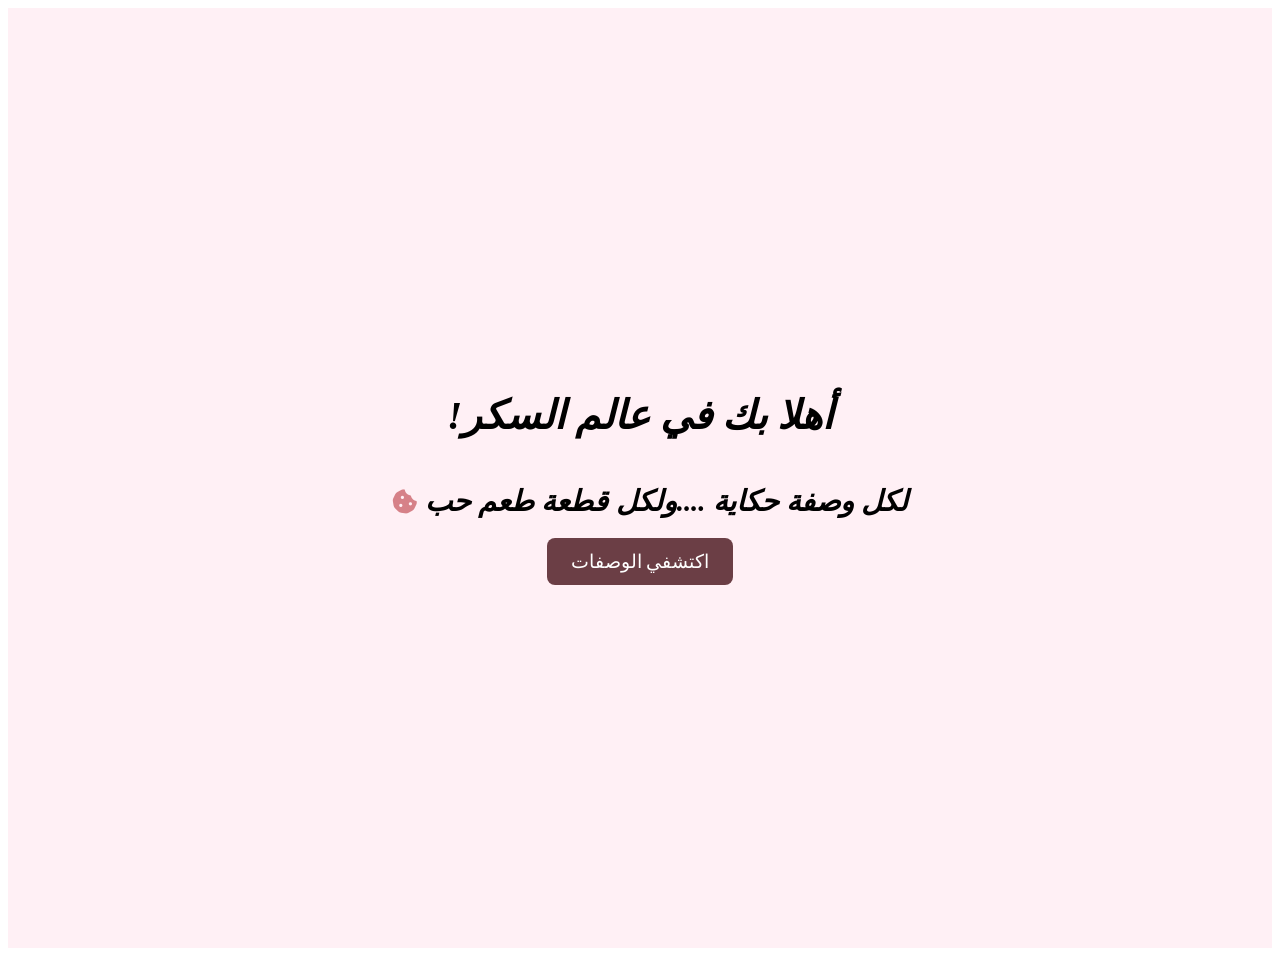
<file: index.html>
<!DOCTYPE html>
<html lang="AR">
<head>
    <meta charset="utf-8"/>
    <meta name="viewport" content="width=device-width, initial-scale=1.0">
    <title>الصفحة الترحيبية</title>
    <link rel="stylesheet" href="./Css/HomeStyle.css"/>
    <!-- مكتبة الأيقونات -->
    <link rel="stylesheet" href="https://cdnjs.cloudflare.com/ajax/libs/font-awesome/6.4.0/css/all.min.css"/>
</head>
<body>
    <div class="hero_section fade-in">
        <h1><i> !أهلا بك في عالم السكر </i></h1>
        <h2><span class="icon-left"><i class="fa-solid fa-cookie-bite"></i></span> لكل وصفة حكاية ....ولكل قطعة طعم حب</h2>       
         <a href="HtmlPages/main.html" class="hero_btn">اكتشفي الوصفات</a>
    </div>
    
</body>
</html>
</file>
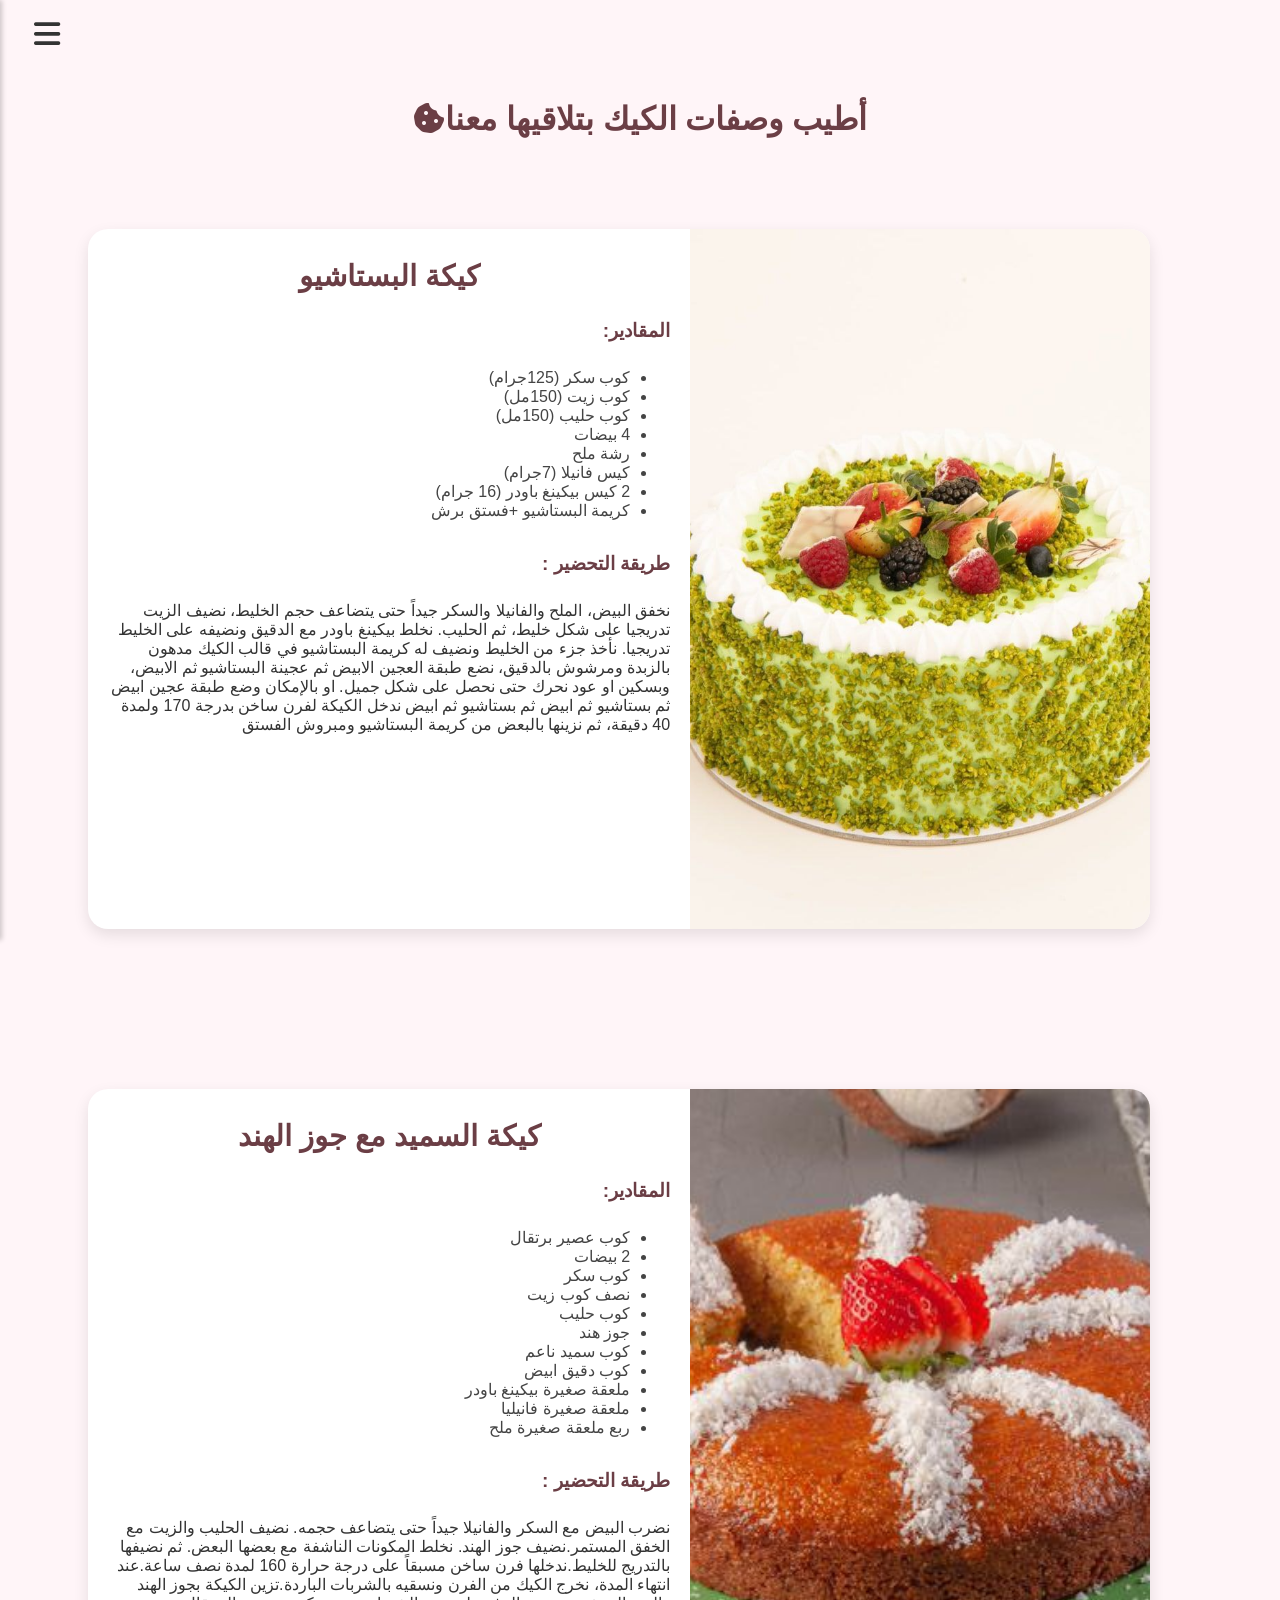
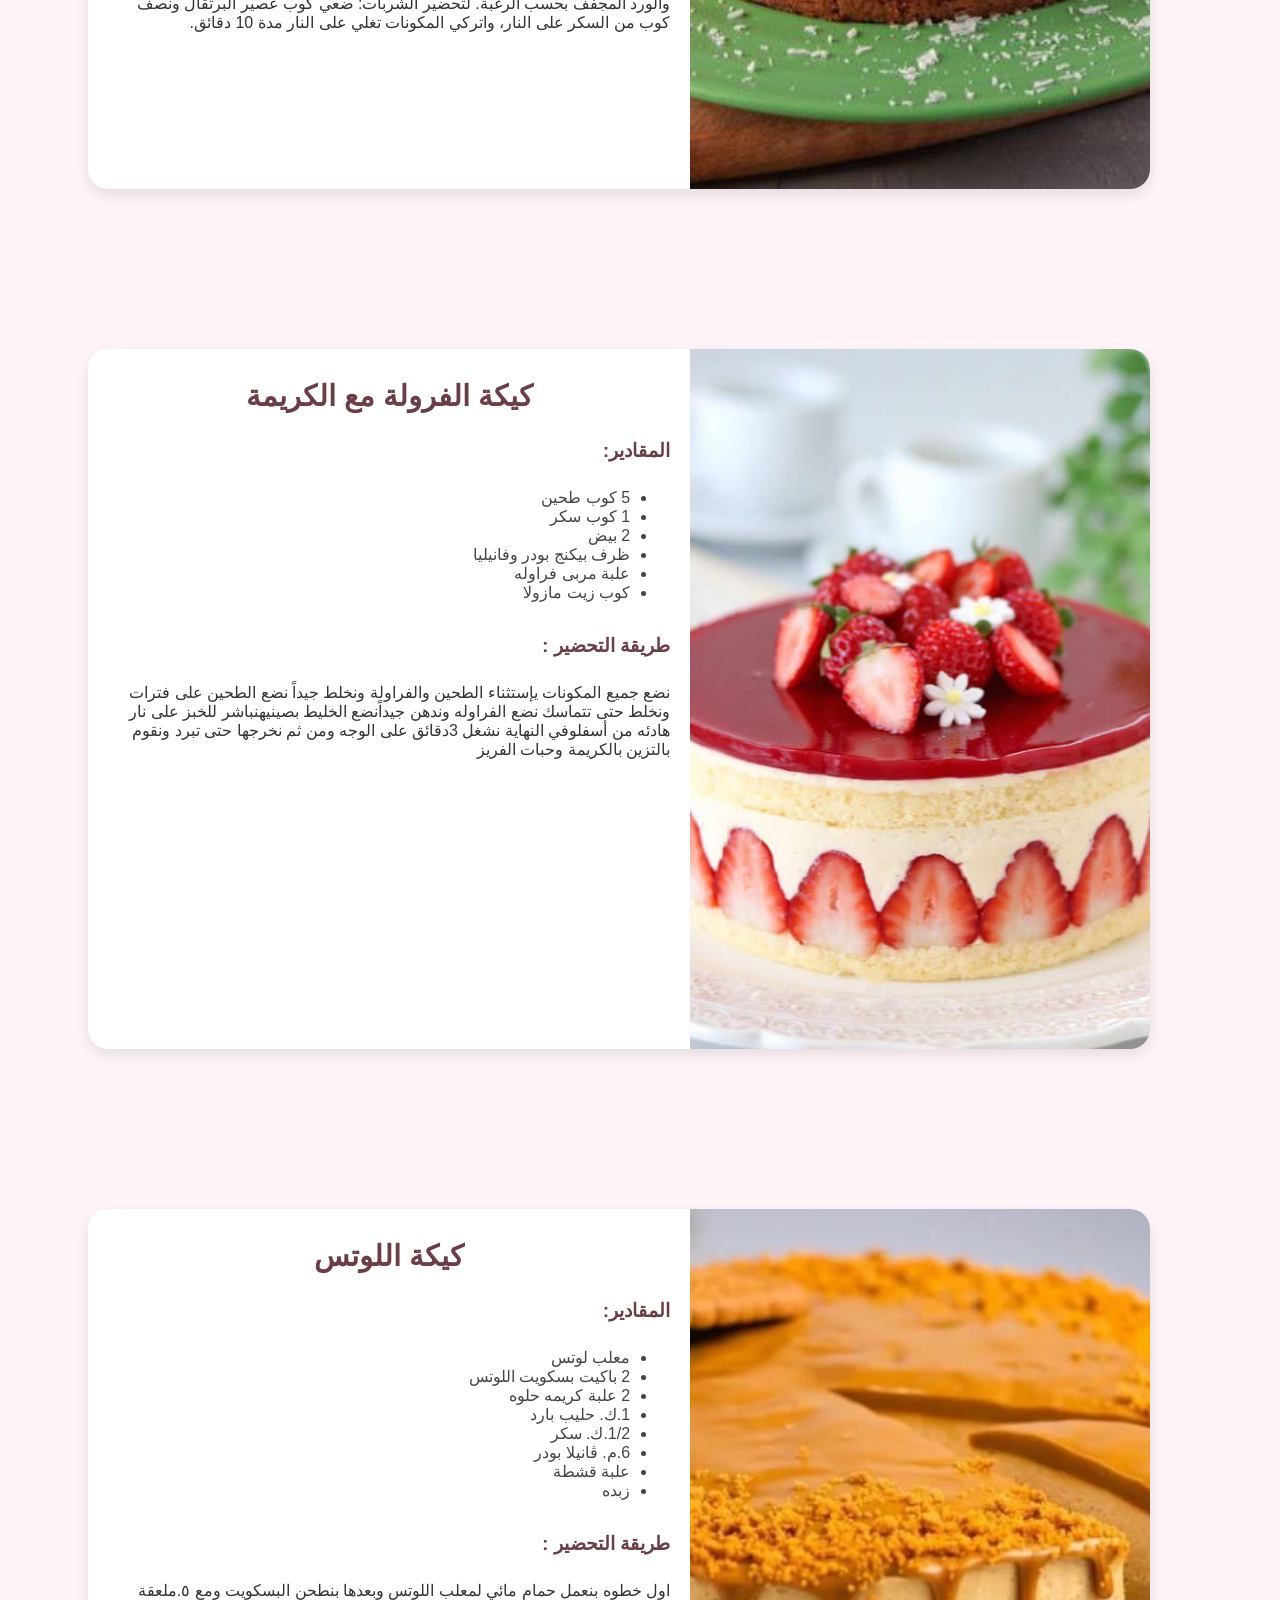
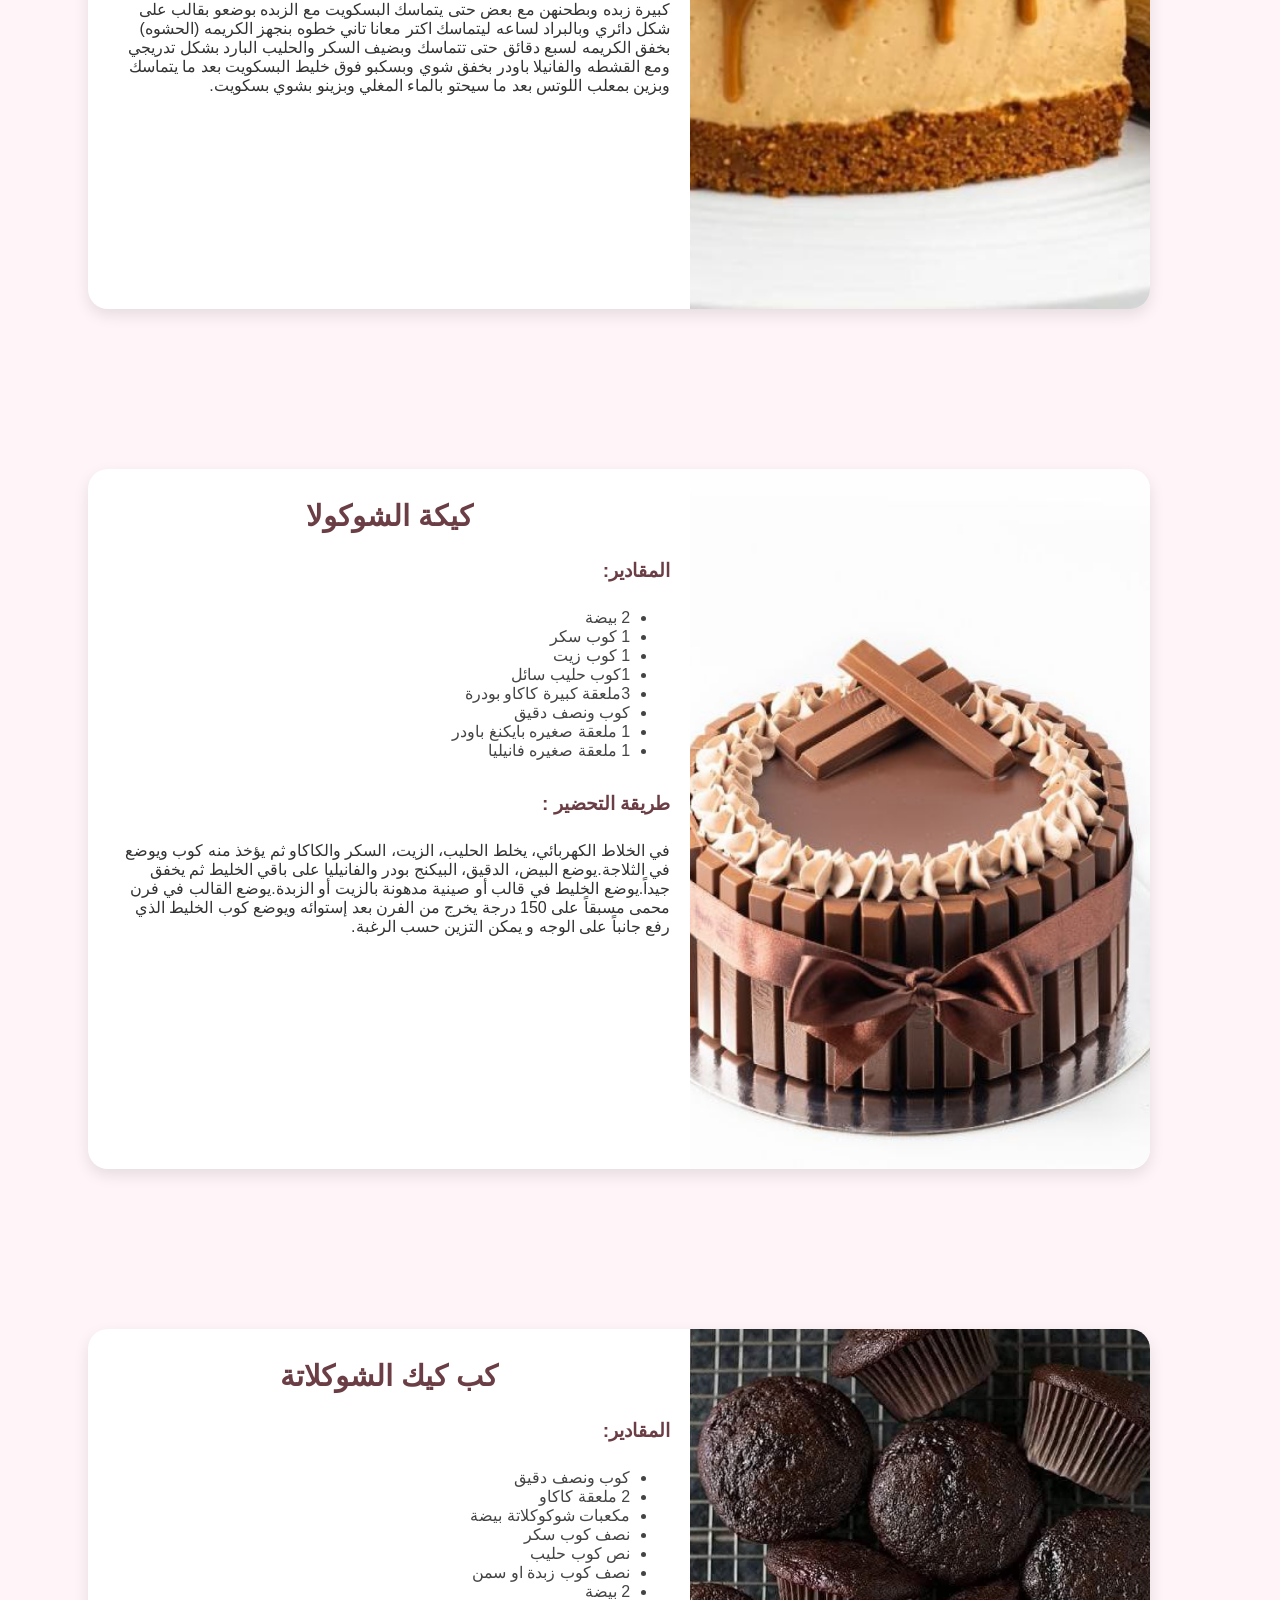
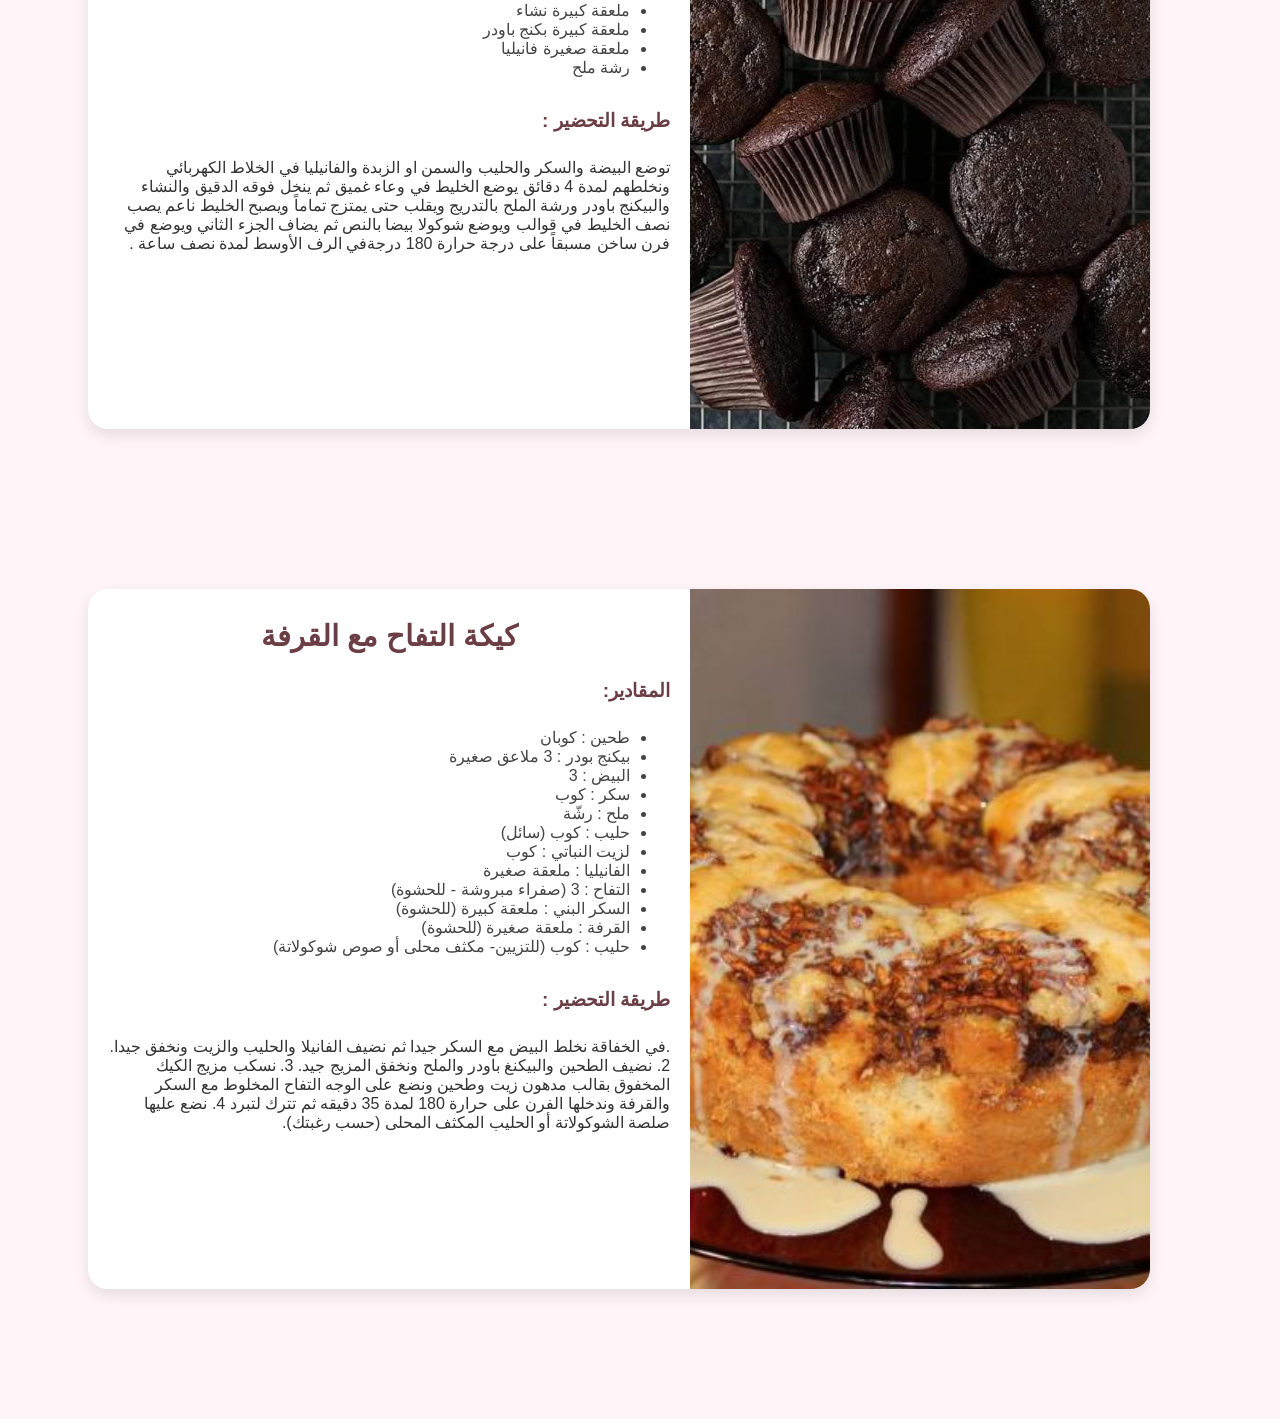
<file: HtmlPages/Cake.html>
<!DOCTYPE html>
<html lang="ar" dir="rtl">
<head>
  <meta charset="UTF-8" />
  <meta name="viewport" content="width=device-width, initial-scale=1.0" />
  <title>كيك</title>
  <link rel="stylesheet" href="../Css/CommonStyle.css" />
  <link rel="stylesheet" href="https://cdnjs.cloudflare.com/ajax/libs/font-awesome/6.4.0/css/all.min.css"/>

</head>
<body>
<div class="list_icon">
    <i class="fa-solid fa-bars"></i>
</div>
  <div class="side-menu">
    <ul class="menu-items">
      <li class="home-link">
        <a href="./main.html">الصفحة الرئيسية</a>
      </li>
  
      <li class="menu-item">
        <div class="item-header" onclick="toggleSubMenu(1)">
          <img src="../Images/حلويات باردة/باردة1.jpg" alt="حلويات باردة" />
          <span class="item-name">حلويات باردة</span>
          <span class="plus-icon" id="icon-1">+</span>
        </div>
        <ul class="sub-menu" id="submenu-1">
          <li><a href="./Cold Desserts.html#sweet_1">سوكسيه</a></li>
          <li><a href="./Cold Desserts.html#sweet_2">كاستر</a></li>
          <li><a href="./Cold Desserts.html#sweet_3">البانا كوتا بلوبيري</a></li>
          <li><a href="./Cold Desserts.html#sweet_4">المهلبية</a></li>
          <li><a href="./Cold Desserts.html#sweet_5">تيراميسو</a></li>
          <li><a href="./Cold Desserts.html#sweet_6">كريم كراميل</a></li>
          <li><a href="./Cold Desserts.html#sweet_7">ترافل الشوكولاته الباردة</a></li>


        </ul>
      </li>
     
      <li class="menu-item">
        <div class="item-header" onclick="toggleSubMenu(2)">
          <img src="../Images/كيك/كيك1.jpg" alt="كيك" />
          <span class="item-name">حلويات الكيك</span>
          <span class="plus-icon" id="icon-2">+</span>
        </div>
        <ul class="sub-menu" id="submenu-2">
          <li><a href="#cake_1">كيكة البستاشيو</a></li>
          <li><a href="#cake_2">كيكة السميد مع جوز الهند</a></li>
          <li><a href="#cake_3">كيكة الفرولة مع الكريمة</a></li>
          <li><a href="#cake_4">كيكة اللوتس</a></li>
          <li><a href="#cake_5">كيكة الشوكولا</a></li>
          <li><a href="#cake_6">كب كيك الشوكلاتة</a></li>
          <li><a href="#cake_7">كيكة التفاح مع القرفة</a></li>
        </ul>
      </li>
      <li class="menu-item">
        <div class="item-header" onclick="toggleSubMenu(3)">
          <img src="../Images/حلويات شرقية/شرقية1.jpg" alt="حلويات شرقية" />
          <span class="item-name">حلويات شرقية</span>
          <span class="plus-icon" id="icon-3">+</span>
        </div>
        <ul class="sub-menu" id="submenu-3">
          <li><a href="./EasternDesserts.html#east_1">الهريسة بالمكسرات</a></li>
          <li><a href="./EasternDesserts.html#east_2">البقلاوة</a></li>
          <li><a href="./EasternDesserts.html#east_3">بلح الشام بالكريمة</a></li>
          <li><a href="./EasternDesserts.html#east_4">المبرومة بالفستق الحلبي</a></li>
          <li><a href="./EasternDesserts.html#east_5">العوامة الدمشقية</a></li>
          <li><a href="./EasternDesserts.html#east_6">قطايف بالقشطة</a></li>
          <li><a href="./EasternDesserts.html#east_7">كنافة رولز بالجبنة</a></li>
        </ul>
      </li>

      <li class="menu-item">
        <div class="item-header" onclick="toggleSubMenu(4)">
          <img src="../Images/حلويات  إيطالية/ايطالية3.jpg" alt="حلويات إيطالية" />
          <span class="item-name">حلويات إيطالية</span>
          <span class="plus-icon" id="icon-4">+</span>
        </div>
        <ul class="sub-menu" id="submenu-4">
          <li><a href="./ItalyDesserts.html#italy_1">كب كنافه بكيك التيراميسو الإيطالية</a></li>
          <li><a href="./ItalyDesserts.html#italy_2">حلوى اليويو الإيطالية</a></li>
          <li><a href="./ItalyDesserts.html#italy_3">باستا فلورا</a></li>
          <li><a href="./ItalyDesserts.html#italy_4">كب كيك بالمرانغ الايطالية</a></li>
          <li><a href="./ItalyDesserts.html#italy_5">بسكويت الكانتوشي الايطالي بالشوكولاتة</a></li>
          <li><a href="./ItalyDesserts.html#italy_6">شارلوت بالفريز</a></li>
          <li><a href="./ItalyDesserts.html#italy_7">البفاريا</a></li>
        </ul>
      </li>
      <li class="tips-link">
        <a href="./Tips.html">نصائح المطبخ</a>
      </li>
    </ul>
  </div>
<div class="container">
  <h1 class="headText">أطيب وصفات الكيك بتلاقيها معنا<i class="fa-solid fa-cookie-bite"></i></h1>
    <div class="cards_M">
      <div class="card_M" id="cake_1">
        <div class="image">
         <img src="../Images/كيك/كيك3.jpg" alt="كيكة البستاشيو" />
         </div>
         <div class="info">
         <h1>كيكة البستاشيو</h1>
        <h2>المقادير:</h2>
        <ul>
            <li>كوب سكر (125جرام)</li>
            <li>كوب زيت (150مل)</li>
            <li>كوب حليب (150مل)</li>
            <li>4 بيضات</li>
            <li>رشة ملح</li>
            <li>كيس فانيلا (7جرام)</li>
            <li>2 كيس بيكينغ باودر (16 جرام)</li>
            <li>كريمة البستاشيو +فستق برش</li>
        </ul>
        <h2>طريقة التحضير :</h2>
        <p>نخفق البيض، الملح والفانيلا والسكر جيداً حتى يتضاعف حجم الخليط، نضيف الزيت تدريجيا على شكل خليط، ثم الحليب. نخلط بيكينغ باودر مع الدقيق ونضيفه على الخليط تدريجيا. نأخذ جزء من الخليط ونضيف له كريمة البستاشيو في قالب الكيك مدهون بالزبدة ومرشوش بالدقيق، نضع طبقة العجين الابيض ثم عجينة البستاشيو ثم الابيض، وبسكين او عود نحرك حتى نحصل على شكل جميل. او بالإمكان وضع طبقة عجين ابيض ثم بستاشيو ثم ابيض ثم بستاشيو ثم ابيض ندخل الكيكة لفرن ساخن بدرجة 170 ولمدة 40 دقيقة، ثم نزينها بالبعض من كريمة البستاشيو ومبروش الفستق</p>  
        </div>
        </div>
         

        <div class="card_M" id="cake_2">
            <div class="image">
             <img src="../Images/كيك/كيك2.jpg" alt="كيكة السميد مع جوز الهند" />
             </div>
             <div class="info">
             <h1>كيكة السميد مع جوز الهند</h1>
            <h2>المقادير:</h2>
            <ul>
                <li>كوب عصير برتقال</li>
                <li>2 بيضات</li>
                <li>كوب سكر</li>
                <li>نصف كوب زيت</li>
                <li>كوب حليب</li>
                <li>جوز هند</li>
                <li>كوب سميد ناعم</li>
                <li>كوب دقيق ابيض</li>
                <li>ملعقة صغيرة بيكينغ باودر</li>
                <li>ملعقة صغيرة فانيليا</li>
                <li>ربع ملعقة صغيرة ملح</li>
            </ul>
            <h2>طريقة التحضير :</h2>
            <p>نضرب البيض مع السكر والفانيلا جيداً حتى يتضاعف حجمه. نضيف الحليب والزيت مع الخفق المستمر.نضيف جوز الهند.  نخلط المكونات الناشفة مع بعضها البعض. ثم نضيفها بالتدريج للخليط.ندخلها فرن ساخن مسبقاً على درجة حرارة 160 لمدة نصف ساعة.عند انتهاء المدة، نخرج الكيك من الفرن ونسقيه بالشربات الباردة.تزين الكيكة بجوز الهند والورد المجفف بحسب الرغبة. لتحضير الشربات: ضعي كوب عصير البرتقال ونصف كوب من السكر على النار، واتركي المكونات تغلي على النار مدة 10 دقائق.</p>  
            </div>
            </div>  

            <div class="card_M" id="cake_3">
                <div class="image">
                 <img src="../Images/كيك/كيك4.jpg" alt="كيكة الفرولة مع الكريمة" />
                 </div>
                 <div class="info">
                 <h1>كيكة الفرولة مع الكريمة</h1>
                <h2>المقادير:</h2>
                <ul>
                    <li>5 كوب طحين</li>
                    <li>1 كوب سكر</li>
                    <li>2 بيض</li>
                    <li>ظرف بيكنج بودر وفانيليا</li>
                    <li>علبة مربى فراوله</li>
                    <li>كوب زيت مازولا</li>
                    
                </ul>
                <h2>طريقة التحضير :</h2>
                <p>نضع جميع المكونات يإستثناء الطحين والفراولة ونخلط جيداً نضع الطحين على فترات ونخلط حتى تتماسك نضع الفراوله وندهن جيداًنضع الخليط بصينيهنباشر للخبز على نار هادئه من أسفلوفي النهاية نشغل 3دقائق على الوجه ومن ثم نخرجها حتى تبرد ونقوم بالتزين بالكريمة وحبات الفريز</p>  
                </div>
                </div>

                <div class="card_M" id="cake_4">
                  <div class="image">
                   <img src="../Images/كيك/كيك1.jpg" alt="كيكة اللوتس" />
                   </div>
                   <div class="info">
                   <h1> كيكة اللوتس</h1>
                  <h2>المقادير:</h2>
                  <ul>
                      <li>معلب لوتس</li>
                      <li>2 باكيت بسكويت اللوتس</li>
                      <li>2 علبة كريمه حلوه</li>
                      <li>1.ك. حليب بارد</li>
                      <li>1/2.ك. سكر</li>
                      <li>6.م. ڤانيلا بودر</li>
                      <li>علبة قشطة</li>
                      <li>زبده</li>
                  </ul>
                  <h2>طريقة التحضير :</h2>
                  <p>اول خطوه بنعمل حمام مائي لمعلب اللوتس وبعدها بنطحن البسكويت ومع ٥.ملعقة كبيرة زبده وبطحنهن مع بعض حتى يتماسك البسكويت مع الزبده بوضعو بقالب على شكل دائري وبالبراد لساعه ليتماسك اكتر معانا  تاني خطوه بنجهز الكريمه (الحشوه) بخفق الكريمه لسبع دقائق حتى تتماسك وبضيف السكر والحليب البارد بشكل تدريجي ومع القشطه والفانيلا باودر  بخفق شوي وبسكبو فوق خليط البسكويت بعد ما يتماسك وبزين بمعلب اللوتس بعد ما سيحتو بالماء المغلي وبزينو بشوي بسكويت.</p>  
                  </div>
                  </div>  

                  <div class="card_M" id="cake_5">
                    <div class="image">
                     <img src="../Images/كيك/كيك5.jpg" alt="كيكة الشوكولا" />
                     </div>
                     <div class="info">
                     <h1> كيكة الشوكولا</h1>
                    <h2>المقادير:</h2>
                    <ul>
                        <li>2 بيضة</li>
                        <li>1 كوب سكر</li>
                        <li>1 كوب زيت</li>
                        <li>1كوب حليب سائل</li>
                        <li>3ملعقة كبيرة كاكاو بودرة</li>
                        <li>كوب ونصف دقيق</li>
                        <li>1 ملعقة صغيره بايكنغ باودر</li>
                        <li>1 ملعقة صغيره فانيليا</li>
                    </ul>
                    <h2>طريقة التحضير :</h2>
                    <p>في الخلاط الكهربائي، يخلط الحليب، الزيت، السكر والكاكاو ثم يؤخذ منه كوب ويوضع في الثلاجة.يوضع البيض، الدقيق، البيكنج بودر والفانيليا على باقي الخليط ثم يخفق جيداً.يوضع الخليط في قالب أو صينية مدهونة بالزيت أو الزبدة.يوضع القالب في فرن محمى مسبقاً على 150 درجة يخرج من الفرن بعد إستوائه ويوضع كوب الخليط الذي رفع جانباً على الوجه و يمكن التزين حسب الرغبة.</p>  
                    </div>
                    </div>  

                    <div class="card_M" id="cake_6">
                      <div class="image">
                       <img src="../Images/كيك/كيك6.jpg" alt="كب كيك الشوكلاتة" />
                       </div>
                       <div class="info">
                       <h1> كب كيك الشوكلاتة</h1>
                      <h2>المقادير:</h2>
                      <ul>
                          <li>كوب ونصف دقيق</li>
                          <li>2 ملعقة كاكاو</li>
                          <li>مكعبات شوكوكلاتة بيضة</li>
                          <li>نصف كوب سكر</li>
                          <li>نص كوب حليب</li>
                          <li>نصف كوب زبدة او سمن</li>
                          <li> 2 بيضة</li>
                          <li>ملعقة كبيرة نشاء </li>
                          <li>ملعقة كبيرة بكنج باودر </li>
                          <li>ملعقة صغيرة فانيليا </li>
                          <li>رشة ملح </li>
                      </ul>
                      <h2>طريقة التحضير :</h2>
                      <p>توضع البيضة والسكر والحليب والسمن او الزبدة والفانيليا في الخلاط الكهربائي ونخلطهم لمدة 4 دقائق يوضع الخليط في وعاء غميق ثم ينخل فوقه الدقيق والنشاء والبيكنج باودر ورشة الملح بالتدريج ويقلب حتى يمتزج تماماً ويصبح الخليط ناعم يصب نصف الخليط في قوالب ويوضع شوكولا بيضا بالنص ثم يضاف الجزء الثاني ويوضع في فرن ساخن مسبقاً على درجة حرارة 180 درجةفي الرف الأوسط لمدة نصف ساعة .</p>  
                      </div>
                      </div>  

                      <div class="card_M" id="cake_7">
                        <div class="image">
                         <img src="../Images/كيك/كيك7.jpg" alt="كيكة التفاح مع القرفة" />
                         </div>
                         <div class="info">
                         <h1> كيكة التفاح مع القرفة</h1>
                        <h2>المقادير:</h2>
                        <ul>
                            <li>طحين : كوبان</li>
                            <li>بيكنج بودر : 3 ملاعق صغيرة</li>
                            <li>البيض : 3 </li>
                            <li> سكر : كوب</li>
                            <li>ملح : رشّة</li>
                            <li>حليب : كوب (سائل)</li>
                            <li> لزيت النباتي : كوب</li>
                            <li>الفانيليا : ملعقة صغيرة</li>
                            <li>التفاح : 3  (صفراء مبروشة - للحشوة) </li>
                            <li>السكر البني : ملعقة كبيرة (للحشوة) </li>
                            <li>القرفة : ملعقة صغيرة (للحشوة) </li>
                            <li>حليب : كوب (للتزيين- مكثف محلى أو صوص شوكولاتة)</li>

                        </ul>
                        <h2>طريقة التحضير :</h2>
                        <p>.في الخفاقة نخلط البيض مع السكر جيدا ثم نضيف الفانيلا والحليب والزيت ونخفق جيدا.  2. نضيف الطحين والبيكنغ باودر والملح ونخفق المزيج جيد.  3. نسكب مزيج الكيك المخفوق بقالب مدهون زيت وطحين ونضع على الوجه التفاح المخلوط مع السكر والقرفة وندخلها الفرن على حرارة 180 لمدة 35 دقيقه ثم تترك لتبرد 4. نضع عليها صلصة الشوكولاتة أو الحليب المكثف المحلى (حسب رغبتك).</p>  
                        </div>
                        </div>  
      
    
    
  
  



        </div>
        </div>

        
     
      <script src="../js/mainJS.js"></script>
    </body>
</file>
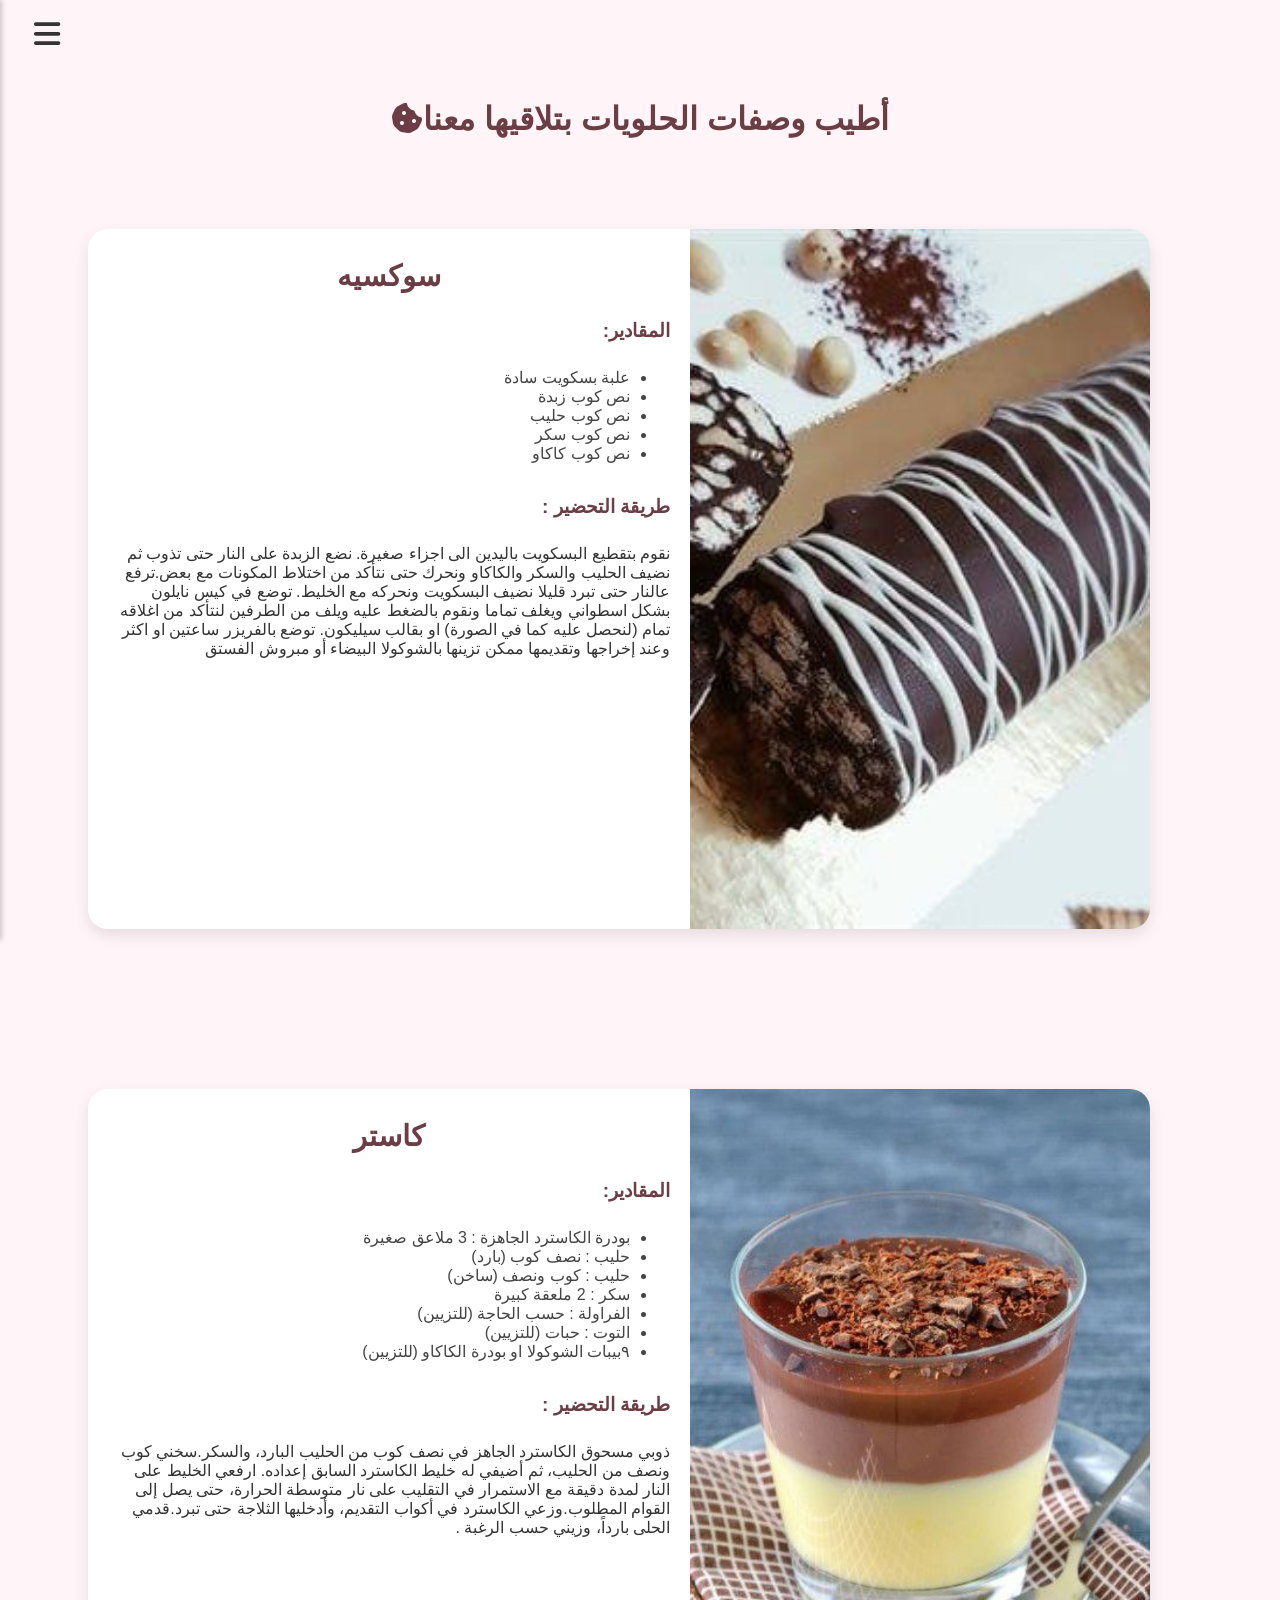
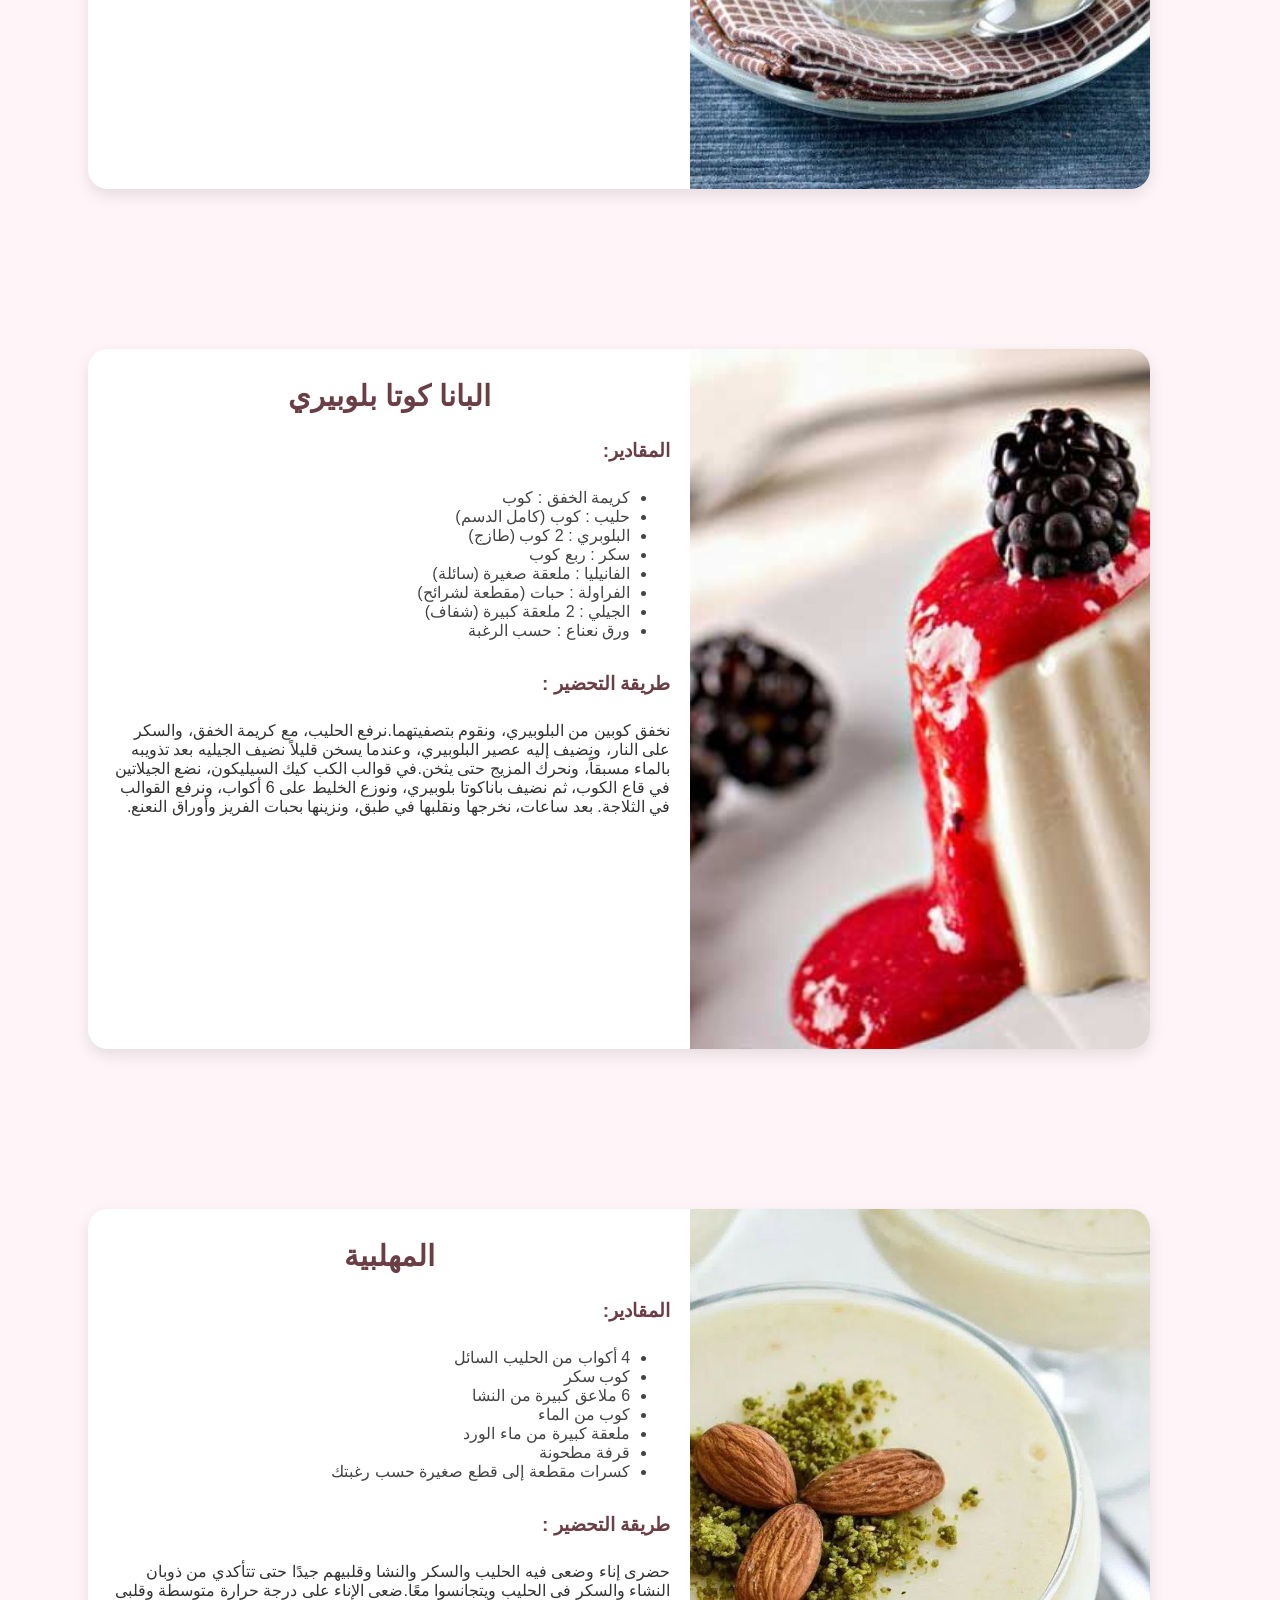
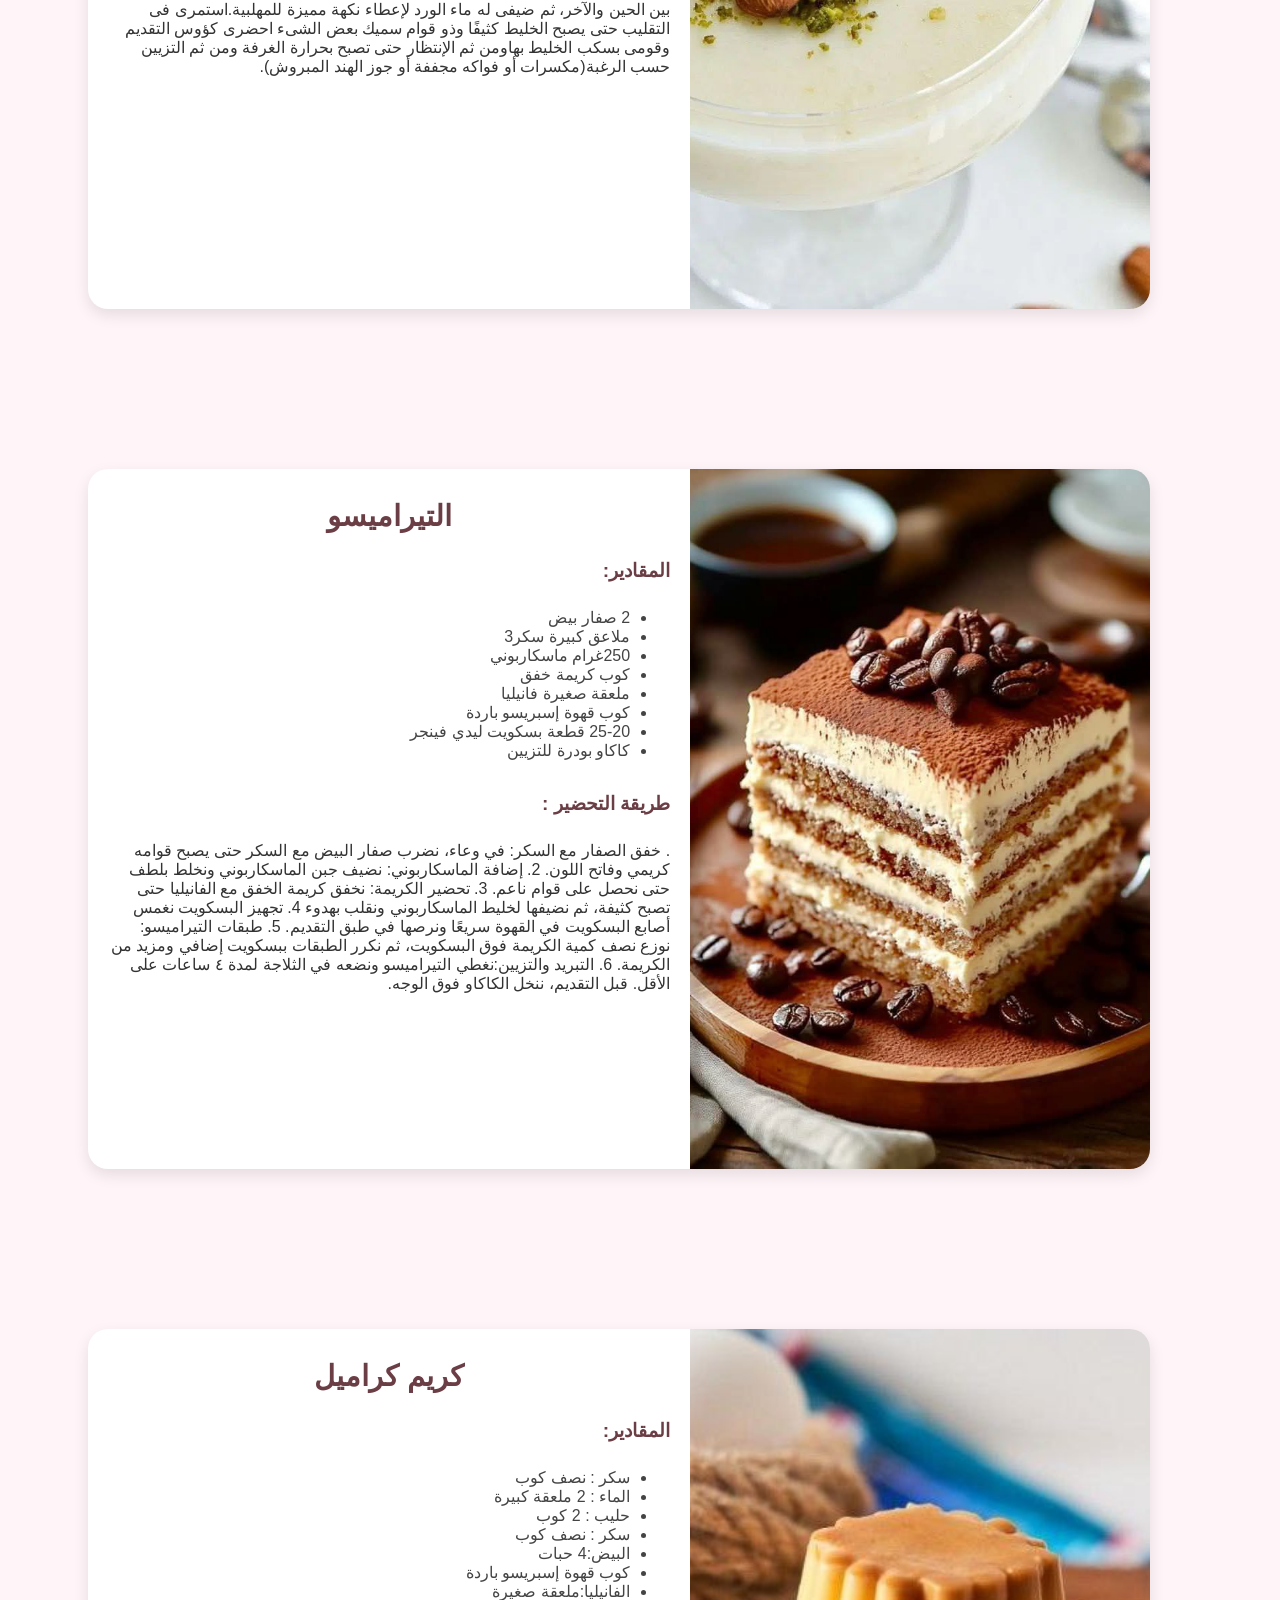
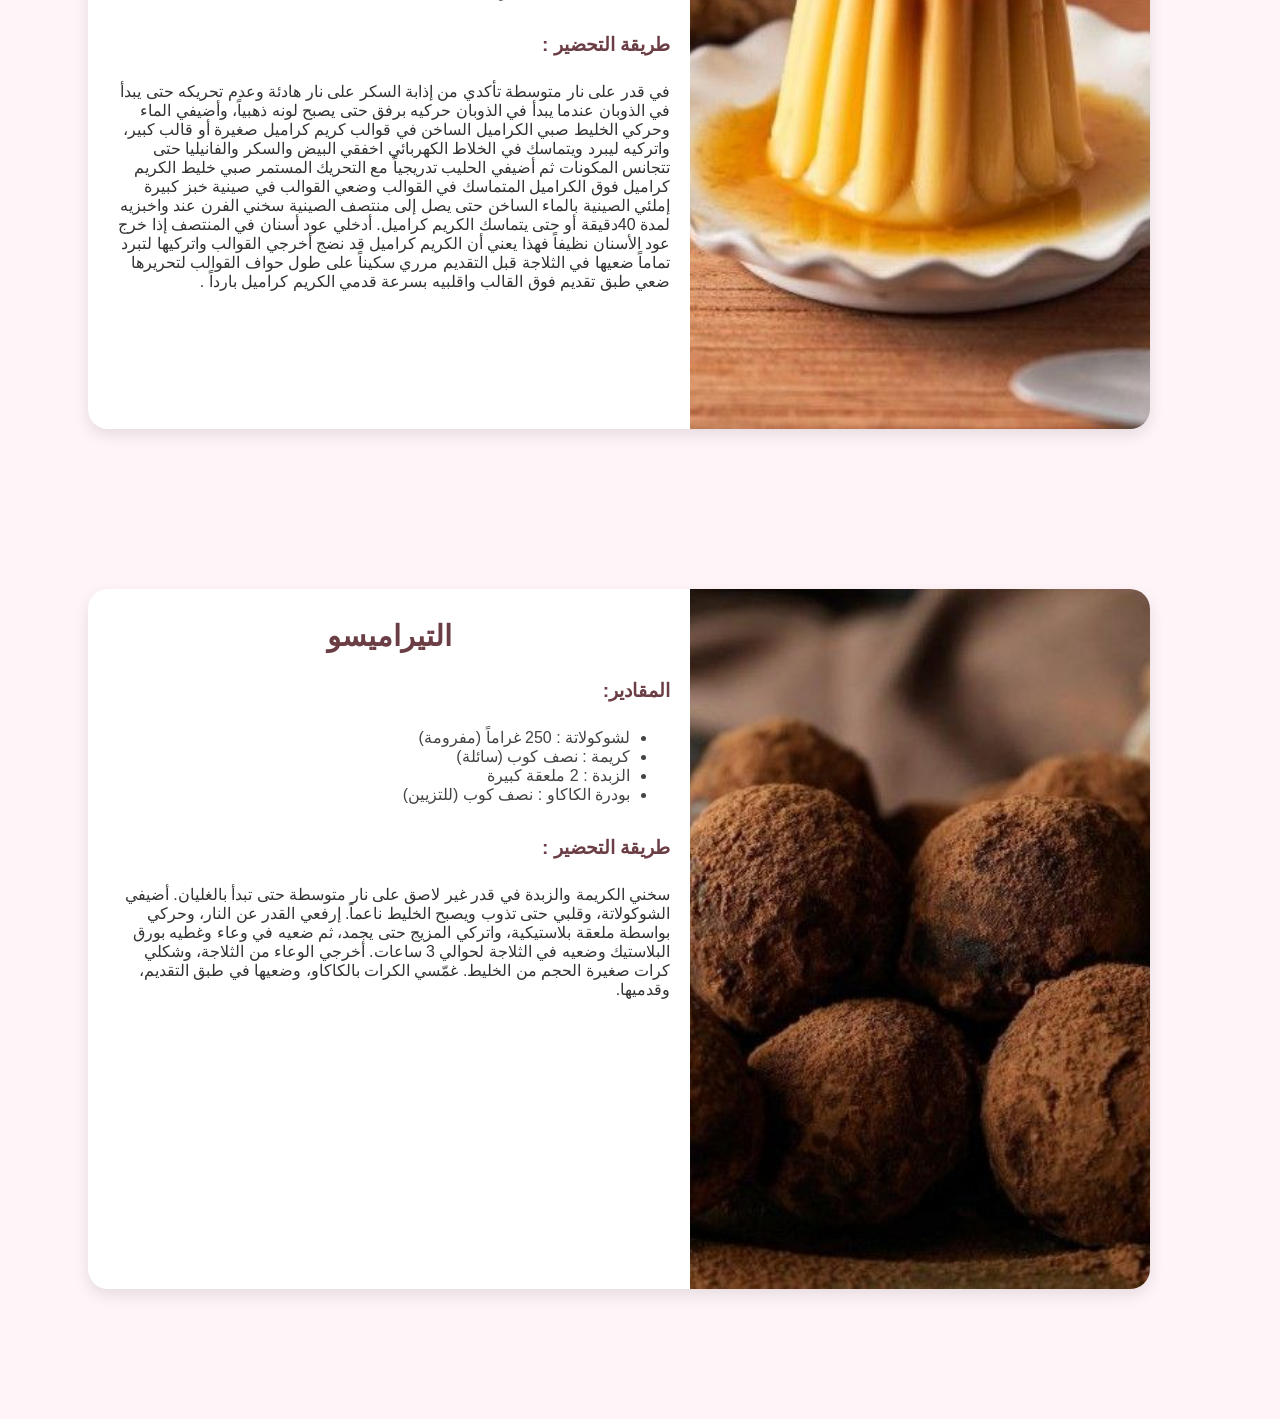
<file: HtmlPages/Cold Desserts.html>
<!DOCTYPE html>
<html lang="ar" dir="rtl">
<head>
  <meta charset="UTF-8" />
  <meta name="viewport" content="width=device-width, initial-scale=1.0" />
  <title>حلويات باردة</title>
  <link rel="stylesheet" href="../Css/CommonStyle.css" />
<link rel="stylesheet" href="https://cdnjs.cloudflare.com/ajax/libs/font-awesome/6.4.0/css/all.min.css"/>
</head>
<body>
<div class="list_icon">
    <i class="fa-solid fa-bars"></i>
  </div>
 
  <div class="side-menu">
    <ul class="menu-items">
      <li class="home-link">
        <a href="./main.html">الصفحة الرئيسية</a>
      </li>
  
      <li class="menu-item">
        <div class="item-header" onclick="toggleSubMenu(1)">
          <img src="../Images/حلويات باردة/باردة1.jpg" alt="حلويات باردة" />
          <span class="item-name">حلويات باردة</span>
          <span class="plus-icon" id="icon-1">+</span>
        </div>
        <ul class="sub-menu" id="submenu-1">
          <li><a href="#sweet_1">سوكسيه</a></li>
          <li><a href="#sweet_2">كاستر</a></li>
          <li><a href="#sweet_3">البانا كوتا بلوبيري</a></li>
          <li><a href="#sweet_4">المهلبية</a></li>
          <li><a href="#sweet_5">تيراميسو</a></li>
          <li><a href="#sweet_6">كريم كراميل</a></li>
          <li><a href="#sweet_7">ترافل الشوكولاته الباردة</a></li>




        </ul>
      </li>
      
      <li class="menu-item">
        <div class="item-header" onclick="toggleSubMenu(2)">
          <img src="../Images/كيك/كيك1.jpg" alt="كيك" />
          <span class="item-name">حلويات الكيك</span>
          <span class="plus-icon" id="icon-2">+</span>
        </div>
        <ul class="sub-menu" id="submenu-2">
          <li><a href="./Cake.html#cake_1">كيكة البستاشيو</a></li>
          <li><a href="./Cake.html#cake_2">كيكة السميد مع جوز الهند</a></li>
          <li><a href="./Cake.html#cake_3">كيكة الفرولة مع الكريمة</a></li>
          <li><a href="./Cake.html#cake_4">كيكة اللوتس</a></li>
          <li><a href="./Cake.html#cake_5"> كيكة الشوكولا</a></li>
          <li><a href="./Cake.html#cake_6">كب كيك الشوكلاتة</a></li>
          <li><a href="./Cake.html#cake_7">كيكة التفاح مع القرفة</a></li>
        </ul>
      </li>
      <li class="menu-item">
        <div class="item-header" onclick="toggleSubMenu(3)">
          <img src="../Images/حلويات شرقية/شرقية1.jpg" alt="حلويات شرقية" />
          <span class="item-name">حلويات شرقية</span>
          <span class="plus-icon" id="icon-3">+</span>
        </div>
        <ul class="sub-menu" id="submenu-3">
          <li><a href="./EasternDesserts.html#east_1">الهريسة بالمكسرات</a></li>
          <li><a href="./EasternDesserts.html#east_2">البقلاوة</a></li>
          <li><a href="./EasternDesserts.html#east_3">بلح الشام بالكريمة</a></li>
          <li><a href="./EasternDesserts.html#east_4">المبرومة بالفستق الحلبي</a></li>
          <li><a href="./EasternDesserts.html#east_5">العوامة الدمشقية</a></li>
          <li><a href="./EasternDesserts.html#east_6">قطايف بالقشطة</a></li>
          <li><a href="./EasternDesserts.html#east_7">كنافة رولز بالجبنة</a></li>
        </ul>
      </li>
      <li class="menu-item">
        <div class="item-header" onclick="toggleSubMenu(4)">
          <img src="../Images/حلويات  إيطالية/ايطالية3.jpg" alt="حلويات إيطالية" />
          <span class="item-name">حلويات إيطالية</span>
          <span class="plus-icon" id="icon-4">+</span>
        </div>
        <ul class="sub-menu" id="submenu-4">
          <li><a href="./ItalyDesserts.html#italy_1">كب كنافه بكيك التيراميسو الإيطالية</a></li>
          <li><a href="./ItalyDesserts.html#italy_2">حلوى اليويو الإيطالية</a></li>
          <li><a href="./ItalyDesserts.html#italy_3">باستا فلورا</a></li>
          <li><a href="./ItalyDesserts.html#italy_4">كب كيك بالمرانغ الايطالية</a></li>
          <li><a href="./ItalyDesserts.html#italy_5">بسكويت الكانتوشي الايطالي بالشوكولاتة</a></li>
          <li><a href="./ItalyDesserts.html#italy_6">شارلوت بالفريز</a></li>
          <li><a href="./ItalyDesserts.html#italy_7">البفاريا</a></li>
        </ul>
      </li>
      <li class="tips-link">
        <a href="./Tips.html">نصائح المطبخ</a>
      </li>
    </ul>
  </div>

<div class="container">
  <h1 class="headText">أطيب وصفات الحلويات بتلاقيها معنا<i class="fa-solid fa-cookie-bite"></i></h1>
    <div class="cards_M">
      <div class="card_M" id="sweet_1">
        <div class="image">
         <img src="../Images/حلويات باردة/باردة3.jpg" alt="سوكسيه" />
         </div>
         <div class="info">
         <h1>سوكسيه</h1>
        <h2>المقادير:</h2>
        <ul>
            <li>علبة بسكويت سادة</li>
            <li>نص كوب زبدة</li>
            <li>نص كوب حليب</li>
            <li>نص كوب سكر</li>
            <li>نص كوب كاكاو</li>
        </ul>
        <h2>طريقة التحضير :</h2>
        <p>نقوم بتقطيع البسكويت باليدين الى اجزاء صغيرة. نضع الزبدة على النار حتى تذوب ثم نضيف الحليب والسكر والكاكاو ونحرك حتى نتأكد من اختلاط المكونات مع بعض.ترفع عالنار حتى تبرد قليلا نضيف البسكويت ونحركه مع الخليط.  توضع في كيس نايلون بشكل اسطواني ويغلف تماما ونقوم بالضغط عليه ويلف من الطرفين لنتأكد من اغلاقه تمام (لنحصل عليه كما في الصورة) او بقالب سيليكون. توضع بالفريزر ساعتين او اكثر وعند إخراجها وتقديمها ممكن تزينها بالشوكولا البيضاء أو مبروش الفستق</p>  
        </div>
        </div>
         

        <div class="card_M" id="sweet_2">
            <div class="image">
             <img src="../Images/حلويات باردة/باردة2.jpg" alt="كاستر" />
             </div>
             <div class="info">
             <h1>كاستر</h1>
            <h2>المقادير:</h2>
            <ul>
                <li>بودرة الكاسترد الجاهزة : 3 ملاعق صغيرة</li>
                <li>حليب : نصف كوب (بارد)</li>
                <li>حليب : كوب ونصف (ساخن)</li>
                <li>سكر : 2 ملعقة كبيرة</li>
                <li>الفراولة : حسب الحاجة (للتزيين)</li>
                <li>التوت : حبات (للتزيين)</li>
                <li>٩بيبات الشوكولا او بودرة الكاكاو (للتزيين)</li>
            </ul>
            <h2>طريقة التحضير :</h2>
            <p>ذوبي مسحوق الكاسترد الجاهز في نصف كوب من الحليب البارد، والسكر.سخني كوب ونصف من الحليب، ثم أضيفي له خليط الكاسترد السابق إعداده.  ارفعي الخليط على النار لمدة دقيقة مع الاستمرار في التقليب على نار متوسطة الحرارة، حتى يصل إلى القوام المطلوب.وزعي الكاسترد في أكواب التقديم، وأدخليها الثلاجة حتى تبرد.قدمي الحلى بارداً، وزيني حسب الرغبة .</p>  
            </div>
            </div>  

            <div class="card_M" id="sweet_3">
                <div class="image">
                 <img src="../Images/حلويات باردة/باردة4.jpg" alt="البانا كوتا بلوبيري" />
                 </div>
                 <div class="info">
                 <h1>البانا كوتا بلوبيري</h1>
                <h2>المقادير:</h2>
                <ul>
                    <li>كريمة الخفق : كوب</li>
                    <li>حليب : كوب (كامل الدسم)</li>
                    <li>البلوبري : 2 كوب (طازج)</li>
                    <li>سكر : ربع كوب</li>
                    <li>الفانيليا : ملعقة صغيرة (سائلة)</li>
                    <li>الفراولة : حبات (مقطعة لشرائح)</li>
                    <li>الجيلي : 2 ملعقة كبيرة (شفاف)</li>
                    <li>ورق نعناع : حسب الرغبة</li>

                    
                </ul>
                <h2>طريقة التحضير :</h2>
                <p>نخفق كوبين من البلوبيري، ونقوم بتصفيتهما.نرفع الحليب، مع كريمة الخفق، والسكر على النار، ونضيف إليه عصير البلوبيري، وعندما يسخن قليلاً نضيف الجيليه بعد تذويبه بالماء مسبقاً، ونحرك المزيج حتى يثخن.في قوالب الكب كيك السيليكون، نضع الجيلاتين في قاع الكوب، ثم نضيف باناكوتا بلوبيري، ونوزع الخليط على 6 أكواب، ونرفع القوالب في الثلاجة. بعد ساعات، نخرجها ونقلبها في طبق، ونزينها بحبات الفريز وأوراق النعنع.
                    </p>  
                </div>
                </div>

                <div class="card_M" id="sweet_4">
                  <div class="image">
                   <img src="../Images/حلويات باردة/باردة5.jpg" alt="المهلبية" />
                   </div>
                   <div class="info">
                   <h1>المهلبية</h1>
                  <h2>المقادير:</h2>
                  <ul>
                      <li>4 أكواب من الحليب السائل</li>
                      <li>كوب سكر</li>
                      <li>6 ملاعق كبيرة من النشا</li>
                      <li>كوب من الماء</li>
                      <li>ملعقة كبيرة من ماء الورد</li>
                      <li>قرفة مطحونة</li>
                      <li>كسرات مقطعة إلى قطع صغيرة حسب رغبتك</li>
  
                      
                  </ul>
                  <h2>طريقة التحضير :</h2>
                  <p>حضرى إناء وضعى فيه الحليب والسكر والنشا وقلبيهم جيدًا حتى تتأكدي من ذوبان النشاء والسكر فى الحليب ويتجانسوا معًا.ضعى الإناء على درجة حرارة متوسطة وقلبى بين الحين والآخر، ثم ضيفى له ماء الورد لإعطاء نكهة مميزة للمهلبية.استمرى فى التقليب حتى يصبح الخليط كثيفًا وذو قوام سميك بعض الشىء احضرى كؤوس التقديم وقومى بسكب الخليط بهاومن ثم الإنتظار حتى تصبح بحرارة الغرفة ومن ثم التزيين حسب الرغبة(مكسرات أو فواكه مجففة أو جوز الهند المبروش). </p>  
                  </div>
                  </div>

                  <div class="card_M" id="sweet_5">
                    <div class="image">
                     <img src="../Images/حلويات باردة/باردة6.jpg" alt="التيراميسو" />
                     </div>
                     <div class="info">
                     <h1>التيراميسو</h1>
                    <h2>المقادير:</h2>
                    <ul>
                        <li>2  صفار بيض</li>
                        <li>ملاعق كبيرة سكر3</li>
                        <li> 250غرام ماسكاربوني</li>
                        <li>كوب كريمة خفق</li>
                        <li>ملعقة صغيرة فانيليا</li>
                        <li>كوب قهوة إسبريسو باردة</li>
                        <li>25-20 قطعة بسكويت ليدي فينجر</li>
                        <li>كاكاو بودرة للتزيين</li>
                    </ul>
                    <h2>طريقة التحضير :</h2>
                    <p>. خفق الصفار مع السكر: في وعاء، نضرب صفار البيض مع السكر حتى يصبح قوامه كريمي وفاتح اللون. 2. إضافة الماسكاربوني: نضيف جبن الماسكاربوني ونخلط بلطف حتى نحصل على قوام ناعم.  3. تحضير الكريمة: نخفق كريمة الخفق مع الفانيليا حتى تصبح كثيفة، ثم نضيفها لخليط الماسكاربوني ونقلب بهدوء 4. تجهيز البسكويت نغمس أصابع البسكويت في القهوة سريعًا ونرصها في طبق التقديم. 5. طبقات التيراميسو: نوزع نصف كمية الكريمة فوق البسكويت، ثم نكرر الطبقات ببسكويت إضافي ومزيد من الكريمة. 6. التبريد والتزيين:نغطي التيراميسو ونضعه في الثلاجة لمدة ٤ ساعات على الأقل. قبل التقديم، ننخل الكاكاو فوق الوجه.</p>  
                    </div>
                    </div>

                    <div class="card_M" id="sweet_6">
                      <div class="image">
                       <img src="../Images/حلويات باردة/باردة7.jpg" alt="كريم كراميل" />
                       </div>
                       <div class="info">
                       <h1>كريم كراميل</h1>
                      <h2>المقادير:</h2>
                      <ul>
                          <li>سكر : نصف كوب</li>
                          <li>الماء : 2 ملعقة كبيرة</li>
                          <li> حليب : 2 كوب</li>
                          <li>سكر : نصف كوب</li>
                          <li>البيض:4 حبات</li>
                          <li>كوب قهوة إسبريسو باردة</li>
                          <li> الفانيليا:ملعقة صغيرة</li>
                      </ul>
                      <h2>طريقة التحضير :</h2>
                      <p>في قدر على نار متوسطة تأكدي من إذابة السكر على نار هادئة وعدم تحريكه حتى يبدأ في الذوبان عندما يبدأ في الذوبان حركيه برفق حتى يصبح لونه ذهبياً، وأضيفي الماء وحركي الخليط صبي الكراميل الساخن في قوالب كريم كراميل صغيرة أو قالب كبير، واتركيه ليبرد ويتماسك في الخلاط الكهربائي اخفقي البيض والسكر والفانيليا حتى تتجانس المكونات ثم أضيفي الحليب تدريجياً مع التحريك المستمر  صبي خليط الكريم كراميل فوق الكراميل المتماسك في القوالب وضعي القوالب في صينية خبز كبيرة  إملئي الصينية بالماء الساخن حتى يصل إلى منتصف الصينية   سخني الفرن عند واخبزيه لمدة 40دقيقة أو حتى يتماسك الكريم كراميل.  أدخلي عود أسنان في المنتصف إذا خرج عود الأسنان نظيفاً فهذا يعني أن الكريم كراميل قد نضج أخرجي القوالب واتركيها لتبرد تماماً ضعيها في الثلاجة قبل التقديم مرري سكيناً على طول حواف القوالب لتحريرها ضعي طبق تقديم فوق القالب واقلبيه بسرعة  قدمي الكريم كراميل بارداً .</p>  
                      </div>
                      </div>
                      <div class="card_M" id="sweet_7">
                        <div class="image">
                         <img src="../Images/حلويات باردة/باردة8.jpg" alt="ترافل الشوكولاته الباردة" />
                         </div>
                         <div class="info">
                         <h1>التيراميسو</h1>
                        <h2>المقادير:</h2>
                        <ul>
                            <li>لشوكولاتة : 250 غراماً (مفرومة)</li>
                            <li>كريمة : نصف كوب (سائلة)</li>
                            <li> الزبدة : 2 ملعقة كبيرة</li>
                            <li>بودرة الكاكاو : نصف كوب (للتزيين)</li>
                        </ul>
                        <h2>طريقة التحضير :</h2>
                        <p>سخني الكريمة والزبدة في قدر غير لاصق على نار متوسطة حتى تبدأ بالغليان. أضيفي الشوكولاتة، وقلبي حتى تذوب ويصبح الخليط ناعماً. إرفعي القدر عن النار، وحركي بواسطة ملعقة بلاستيكية، واتركي المزيج حتى يجمد، ثم ضعيه في وعاء وغطيه بورق البلاستيك وضعيه في الثلاجة لحوالي 3 ساعات. أخرجي الوعاء من الثلاجة، وشكلي كرات صغيرة الحجم من الخليط. غمّسي الكرات بالكاكاو، وضعيها في طبق التقديم، وقدميها.</p>  
                        </div>
                        </div>
  
            </div>
        </div>

        
     
      <script src="../js/mainJS.js"></script>
    </body>
</file>
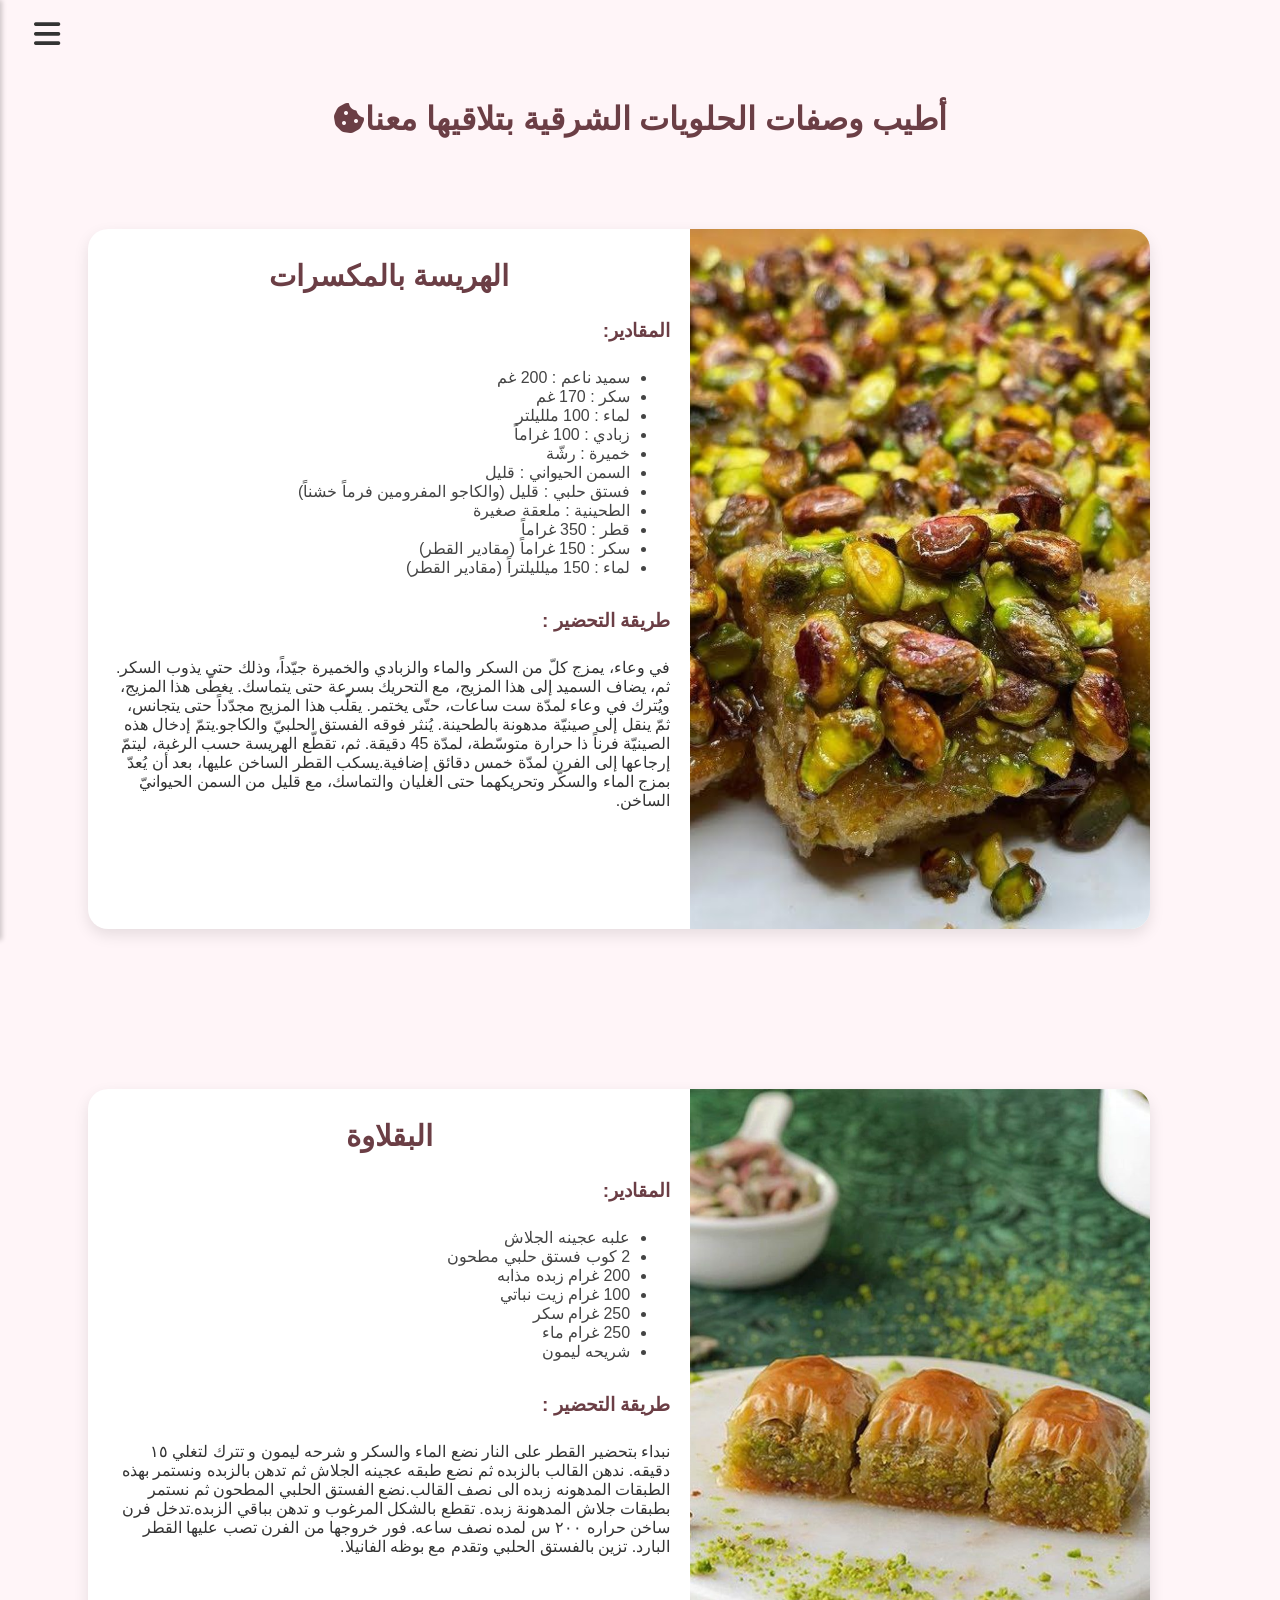
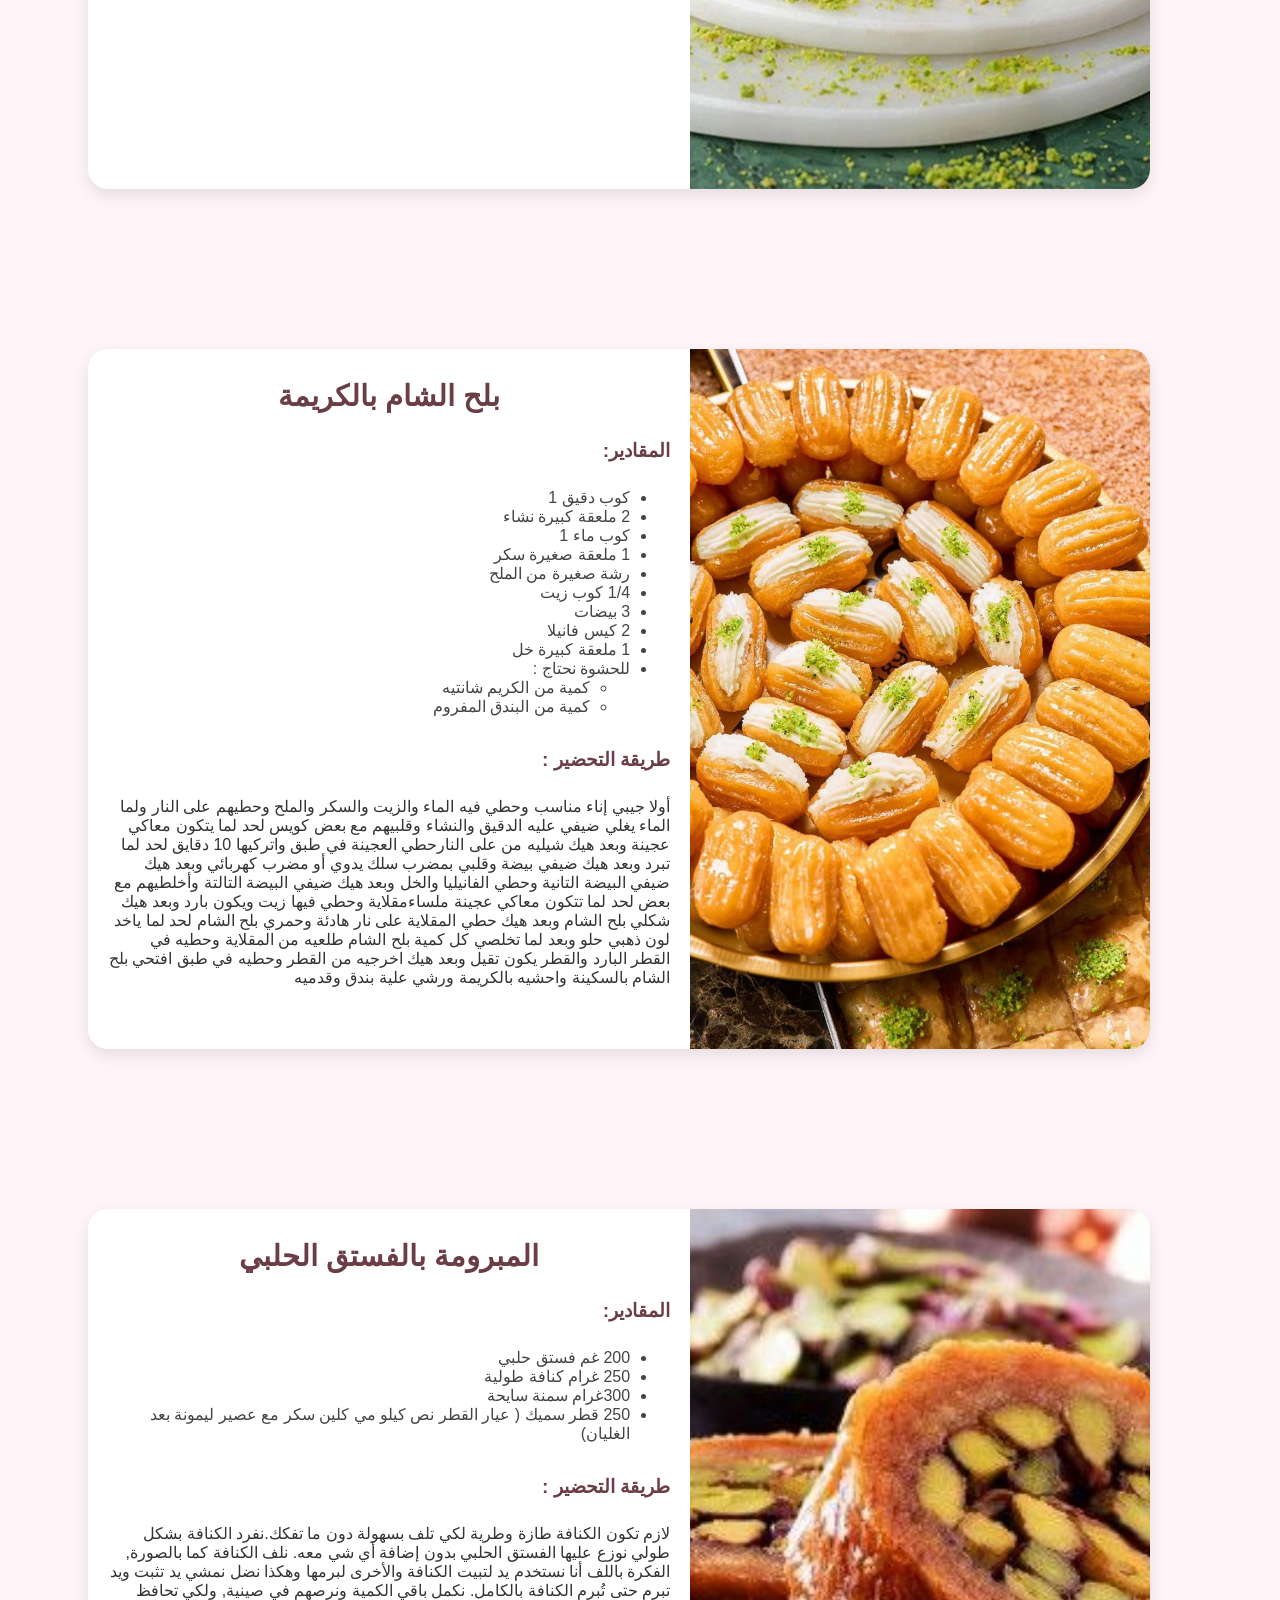
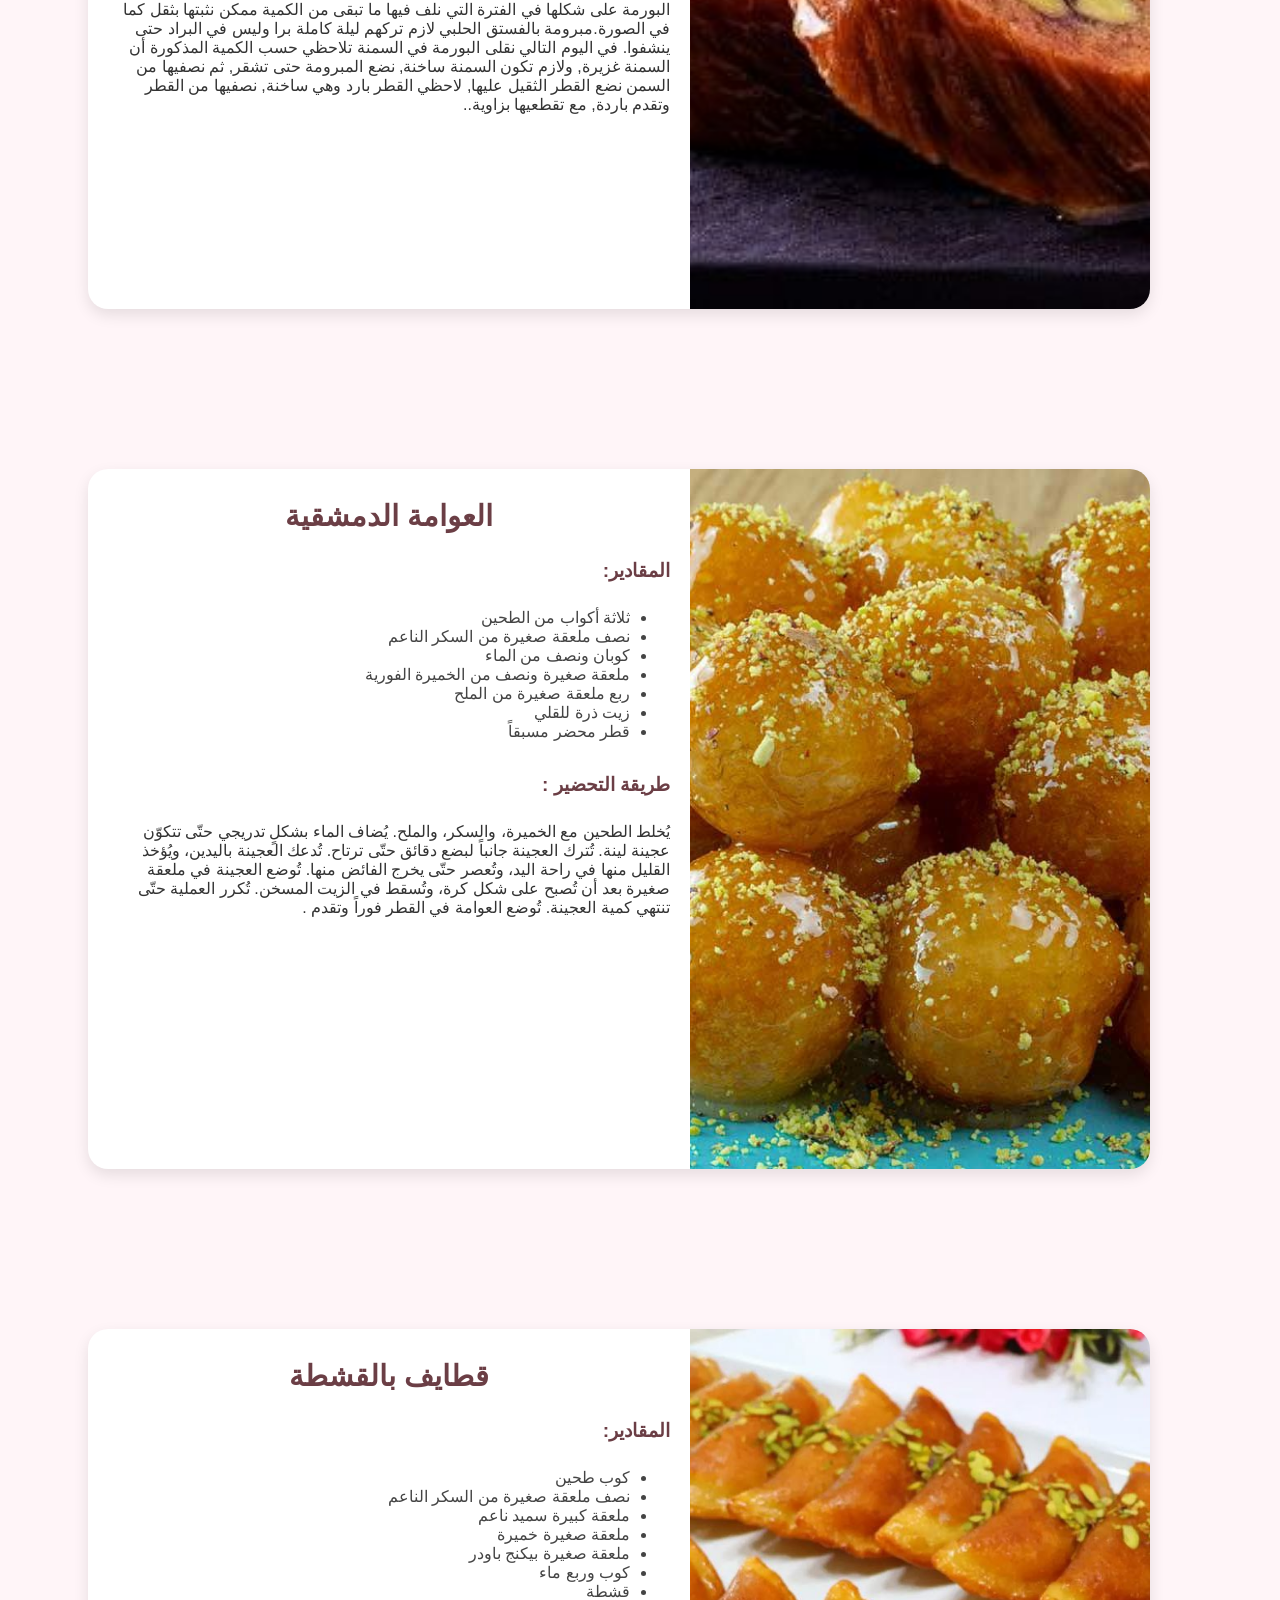
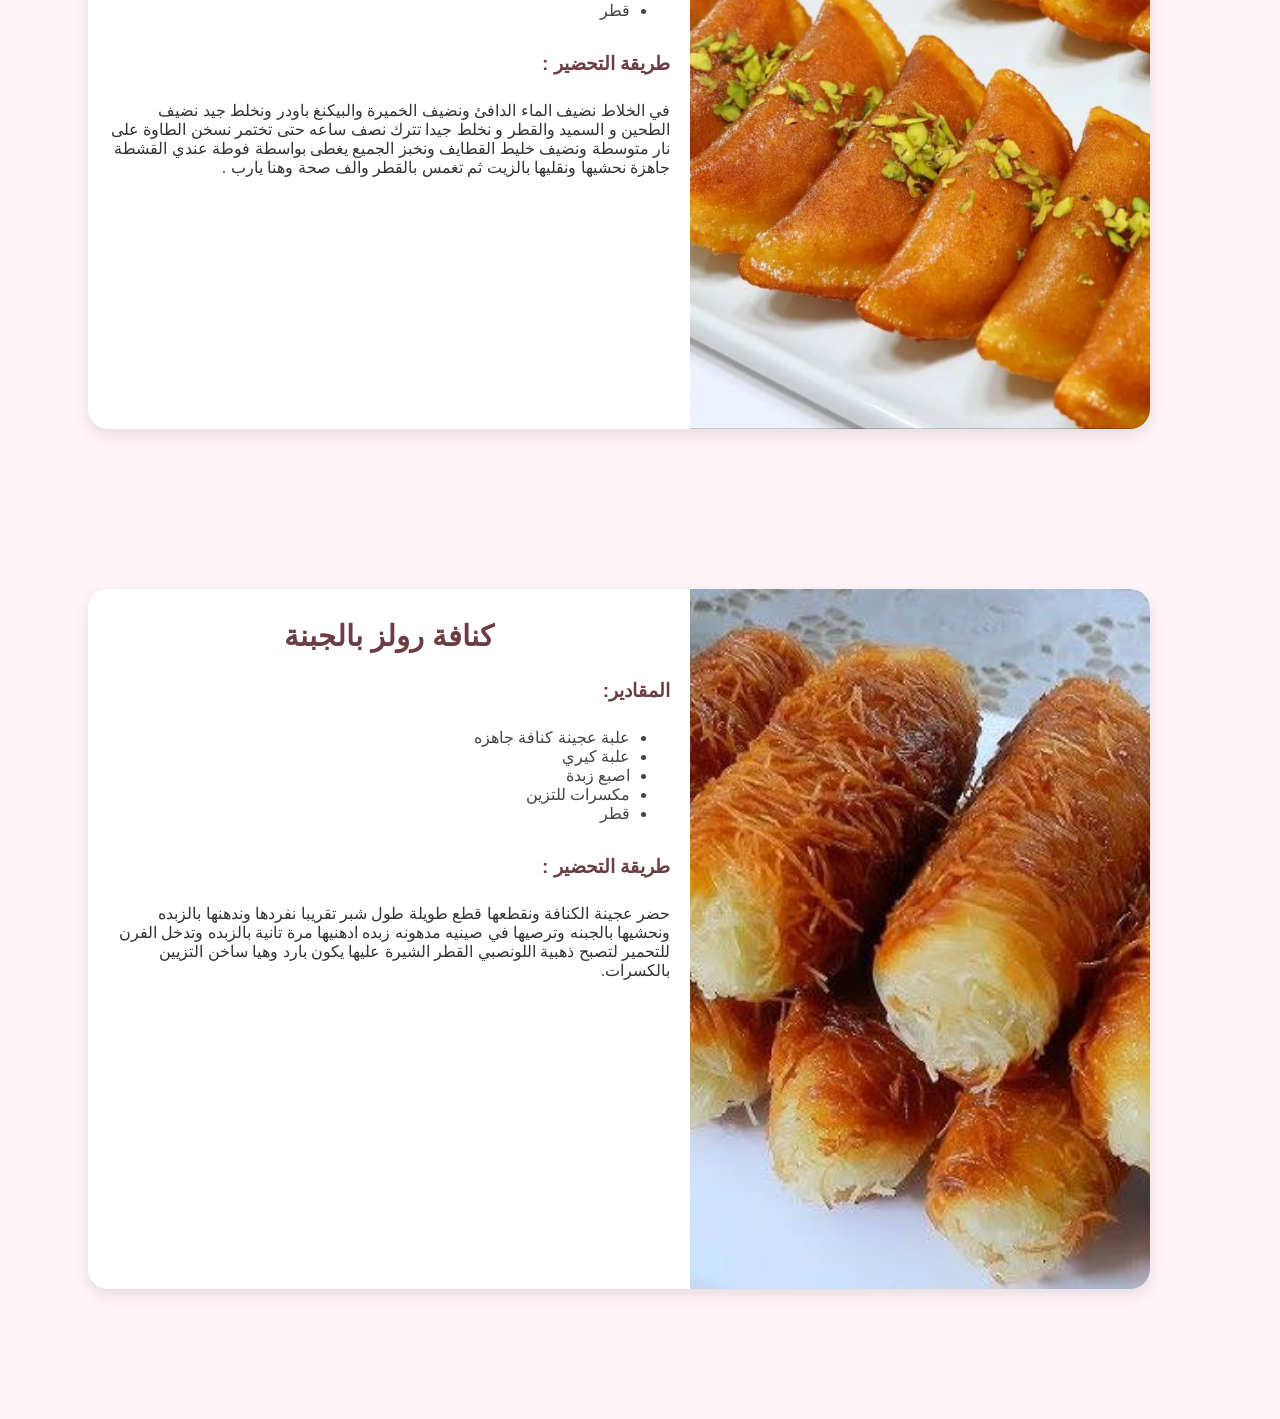
<file: HtmlPages/EasternDesserts.html>
<!DOCTYPE html>
<html lang="ar" dir="rtl">
<head>
  <meta charset="UTF-8" />
  <meta name="viewport" content="width=device-width, initial-scale=1.0" />
  <title>حلويات شرقية</title>
  <link rel="stylesheet" href="../Css/CommonStyle.css" />
<link rel="stylesheet" href="https://cdnjs.cloudflare.com/ajax/libs/font-awesome/6.4.0/css/all.min.css"/>
</head>
<body>
<div class="list_icon">
    <i class="fa-solid fa-bars"></i>
  </div>
  <div class="side-menu">
    <ul class="menu-items">
      <li class="home-link">
        <a href="./main.html">الصفحة الرئيسية</a>
      </li>
  
      <li class="menu-item">
        <div class="item-header" onclick="toggleSubMenu(1)">
          <img src="../Images/حلويات باردة/باردة1.jpg" alt="حلويات باردة" />
          <span class="item-name">حلويات باردة</span>
          <span class="plus-icon" id="icon-1">+</span>
        </div>
        <ul class="sub-menu" id="submenu-1">
          <li><a href="./Cold Desserts.html#sweet_1">سوكسيه</a></li>
          <li><a href="./Cold Desserts.html#sweet_2">كاستر</a></li>
          <li><a href="./Cold Desserts.html#sweet_3">البانا كوتا بلوبيري</a></li>
          <li><a href="./Cold Desserts.html#sweet_4">المهلبية</a></li>
          <li><a href="./Cold Desserts.html#sweet_5">تيراميسو</a></li>
          <li><a href="./Cold Desserts.html#sweet_6">كريم كراميل</a></li>
          <li><a href="./Cold Desserts.html#sweet_7">ترافل الشوكولاته الباردة</a></li>


        </ul>
      </li>
      
      <li class="menu-item">
        <div class="item-header" onclick="toggleSubMenu(2)">
          <img src="../Images/كيك/كيك1.jpg" alt="كيك" />
          <span class="item-name">حلويات الكيك</span>
          <span class="plus-icon" id="icon-2">+</span>
        </div>
        <ul class="sub-menu" id="submenu-2">
          <li><a href="./Cake.html#cake_1">كيكة البستاشيو</a></li>
          <li><a href="./Cake.html#cake_2">كيكة السميد مع جوز الهند</a></li>
          <li><a href="./Cake.html#cake_3">كيكة الفرولة مع الكريمة</a></li>
          <li><a href="./Cake.html#cake_4">كيكة اللوتس</a></li>
          <li><a href="./Cake.html#cake_5"> كيكة الشوكولا</a></li>
          <li><a href="./Cake.html#cake_6">كب كيك الشوكلاتة</a></li>
          <li><a href="./Cake.html#cake_7">كيكة التفاح مع القرفة</a></li>
        </ul>
      </li>
      <li class="menu-item">
        <div class="item-header" onclick="toggleSubMenu(3)">
          <img src="../Images/حلويات شرقية/شرقية1.jpg" alt="حلويات شرقية" />
          <span class="item-name">حلويات شرقية</span>
          <span class="plus-icon" id="icon-3">+</span>
        </div>
        <ul class="sub-menu" id="submenu-3">
          <li><a href="#east_1">الهريسة بالمكسرات</a></li>
          <li><a href="#east_2">البقلاوة</a></li>
          <li><a href="#east_3">بلح الشام بالكريمة</a></li>
          <li><a href="#east_4">المبرومة بالفستق الحلبي</a></li>
          <li><a href="#east_5">العوامة الدمشقية</a></li>
          <li><a href="#east_6">قطايف بالقشطة</a></li>
          <li><a href="#east_7">كنافة رولز بالجبنة</a></li>
        </ul>
      </li>
      <li class="menu-item">
        <div class="item-header" onclick="toggleSubMenu(4)">
          <img src="../Images/حلويات  إيطالية/ايطالية3.jpg" alt="حلويات إيطالية" />
          <span class="item-name">حلويات إيطالية</span>
          <span class="plus-icon" id="icon-4">+</span>
        </div>
        <ul class="sub-menu" id="submenu-4">
          <li><a href="./ItalyDesserts.html#italy_1">كب كنافه بكيك التيراميسو الإيطالية</a></li>
          <li><a href="./ItalyDesserts.html#italy_2">حلوى اليويو الإيطالية</a></li>
          <li><a href="./ItalyDesserts.html#italy_3">باستا فلورا</a></li>
          <li><a href="./ItalyDesserts.html#italy_4">كب كيك بالمرانغ الايطالية</a></li>
          <li><a href="./ItalyDesserts.html#italy_5">بسكويت الكانتوشي الايطالي بالشوكولاتة</a></li>
          <li><a href="./ItalyDesserts.html#italy_6">شارلوت بالفريز</a></li>
          <li><a href="./ItalyDesserts.html#italy_7">البفاريا</a></li>
        </ul>
      </li>
      <li class="tips-link">
        <a href="./Tips.html">نصائح المطبخ</a>
      </li>
    </ul>
  </div>
<div class="container">
  <h1 class="headText">أطيب وصفات الحلويات الشرقية بتلاقيها معنا<i class="fa-solid fa-cookie-bite"></i></h1>
    <div class="cards_M">
      <div class="card_M" id="east_1">
        <div class="image">
         <img src="../Images/حلويات شرقية/شرقية1.jpg" alt="الهريسة بالمكسرات" />
         </div>
         <div class="info">
         <h1>الهريسة بالمكسرات</h1>
        <h2>المقادير:</h2>
        <ul>
            <li>سميد ناعم : 200 غم</li>
            <li>سكر : 170 غم</li>
            <li>لماء : 100 ملليلتر</li>
            <li>زبادي : 100 غراماً</li>
            <li>خميرة : رشّة</li>
            <li>السمن الحيواني : قليل</li>
            <li>فستق حلبي : قليل (والكاجو المفرومين فرماً خشناً)</li>
            <li>الطحينية : ملعقة صغيرة</li>
            <li>قطر : 350 غراماً</li>
            <li>سكر : 150 غراماً (مقادير القطر)</li>
            <li>لماء : 150 ميلليلتراً (مقادير القطر)</li>


        </ul>
        <h2>طريقة التحضير :</h2>
        <p>في وعاء، يمزج كلّ من السكر والماء والزبادي والخميرة جيّداً، وذلك حتى يذوب السكر. ثم، يضاف السميد إلى هذا المزيج، مع التحريك بسرعة حتى يتماسك. يغطّى هذا المزيج، ويُترك في وعاء لمدّة ست ساعات، حتّى يختمر. يقلّب هذا المزيج مجدّداً حتى يتجانس، ثمّ ينقل إلى صينيّة مدهونة بالطحينة. يُنثر فوقه الفستق الحلبيّ والكاجو.يتمّ إدخال هذه الصينيّة فرناً ذا حرارة متوسّطة، لمدّة 45 دقيقة. ثم، تقطّع الهريسة حسب الرغبة، ليتمّ إرجاعها إلى الفرن لمدّة خمس دقائق إضافية.يسكب القطر الساخن عليها، بعد أن يُعدّ بمزج الماء والسكّر وتحريكهما حتى الغليان والتماسك، مع قليل من السمن الحيوانيّ الساخن.</p>  
        </div>
        </div>
         

        <div class="card_M" id="east_2">
            <div class="image">
             <img src="../Images/حلويات شرقية/شرقية4.jpg" alt="البقلاوة" />
             </div>
             <div class="info">
             <h1>البقلاوة</h1>
            <h2>المقادير:</h2>
            <ul>
                <li>علبه عجينه الجلاش</li>
                <li>2 كوب فستق حلبي مطحون</li>
                <li>200 غرام زبده مذابه</li>
                <li>100 غرام زيت نباتي</li>
                <li>250 غرام سكر</li>
                <li>250 غرام ماء</li>
                <li>شريحه ليمون</li>
                
            </ul>
            <h2>طريقة التحضير :</h2>
            <p>نبداء بتحضير القطر على النار نضع الماء والسكر و شرحه ليمون و تترك لتغلي ١٥ دقيقه. ندهن القالب بالزبده ثم نضع طبقه عجينه الجلاش ثم تدهن بالزبده ونستمر بهذه الطبقات المدهونه زبده الى نصف القالب.نضع الفستق الحلبي المطحون ثم نستمر بطبقات جلاش المدهونة زبده. تقطع بالشكل المرغوب و تدهن بباقي الزبده.تدخل فرن ساخن حراره ٢٠٠ س لمده نصف ساعه. فور خروجها من الفرن تصب عليها القطر البارد. تزين بالفستق الحلبي وتقدم مع بوظه الفانيلا.</p>  
            </div>
            </div>  

            <div class="card_M" id="east_3">
                <div class="image">
                 <img src="../Images/حلويات شرقية/شرقية5.jpg" alt="بلح الشام بالكريمة" />
                 </div>
                 <div class="info">
                 <h1>بلح الشام بالكريمة</h1>
                <h2>المقادير:</h2>
                <ul>
                    <li>كوب دقيق 1</li>
                    <li> 2 ملعقة كبيرة نشاء</li>
                    <li>كوب ماء 1</li>
                    <li>1 ملعقة صغيرة سكر</li>
                    <li>رشة صغيرة من الملح</li>
                    <li>1/4 كوب زيت</li>
                    <li>3 بيضات</li>
                    <li>2 كيس فانيلا</li>
                    <li>1 ملعقة كبيرة خل</li>
                    <li>للحشوة نحتاج :
                        <ul>
                            <li>كمية من الكريم شانتيه</li>
                            <li>كمية من البندق المفروم</li>
                        </ul>
                    </li>
                </ul>
                <h2>طريقة التحضير :</h2>
                <p>أولا جيبي إناء مناسب وحطي فيه الماء والزيت والسكر والملح وحطيهم على النار ولما الماء يغلي ضيفي عليه الدقيق والنشاء وقلبيهم مع بعض كويس لحد لما يتكون معاكي عجينة وبعد هيك شيليه من على النارحطي العجينة في طبق واتركيها 10 دقايق لحد لما تبرد وبعد هيك ضيفي بيضة وقلبي بمضرب سلك يدوي أو مضرب كهربائي وبعد هيك ضيفي البيضة التانية وحطي الفانيليا والخل وبعد هيك ضيفي البيضة التالتة وأخلطيهم مع بعض لحد لما تتكون معاكي عجينة ملساءمقلاية وحطي فيها زيت ويكون بارد وبعد هيك شكلي بلح الشام وبعد هيك حطي المقلاية على نار هادئة وحمري بلح الشام لحد لما ياخد لون ذهبي حلو وبعد لما تخلصي كل كمية بلح الشام طلعيه من المقلاية وحطيه في القطر البارد والقطر يكون تقيل وبعد هيك اخرجيه من القطر وحطيه في طبق  افتحي بلح الشام بالسكينة واحشيه بالكريمة ورشي علية بندق وقدميه</p>  
                </div>
                </div>

                <div class="card_M" id="east_4">
                    <div class="image">
                     <img src="../Images/حلويات شرقية/شرقية3.jpg" alt="المبرومة بالفستق الحلبي" />
                     </div>
                     <div class="info">
                     <h1>المبرومة بالفستق الحلبي</h1>
                    <h2>المقادير:</h2>
                    <ul>
                        <li>200 غم فستق حلبي</li>
                        <li>250 غرام كنافة طولية</li>
                        <li>300غرام سمنة سايحة</li>
                        <li> 250 قطر سميك ( عيار القطر نص كيلو مي كلين سكر مع عصير ليمونة بعد الغليان)</li>
                        
                        
                    </ul>
                    <h2>طريقة التحضير :</h2>
                    <p>لازم تكون الكنافة طازة وطرية لكي تلف بسهولة دون ما تفكك.نفرد الكنافة بشكل طولي   نوزع عليها الفستق الحلبي بدون إضافة أي شي معه.   نلف الكنافة كما بالصورة, الفكرة باللف أنا نستخدم يد لتبيت الكنافة والأخرى لبرمها وهكذا نضل نمشي يد تثبت ويد تبرم حتى تُبرم الكنافة بالكامل. نكمل باقي الكمية ونرصهم في صينية, ولكي تحافظ البورمة على شكلها في الفترة التي نلف فيها ما تبقى من الكمية ممكن نثبتها بثقل كما في الصورة.مبرومة بالفستق الحلبي لازم تركهم ليلة كاملة برا وليس في البراد حتى ينشفوا. في اليوم التالي نقلى البورمة في السمنة تلاحظي حسب الكمية المذكورة أن السمنة غزيرة, ولازم تكون السمنة ساخنة, نضع المبرومة حتى تشقر, ثم نصفيها من السمن نضع القطر الثقيل عليها, لاحظي القطر بارد وهي ساخنة, نصفيها من القطر وتقدم باردة, مع تقطعيها بزاوية..</p>  
                    </div>
                    </div>  

                    <div class="card_M" id="east_5">
                      <div class="image">
                       <img src="../Images/حلويات شرقية/شرقية6.jpg" alt="العوامة الدمشقية" />
                       </div>
                       <div class="info">
                       <h1>العوامة الدمشقية</h1>
                      <h2>المقادير:</h2>
                      <ul>
                          <li> ثلاثة أكواب من الطحين</li>
                          <li>نصف ملعقة صغيرة من السكر الناعم </li>
                          <li>كوبان ونصف من الماء</li>
                          <li>ملعقة صغيرة ونصف من الخميرة الفورية</li>
                          <li>ربع ملعقة صغيرة من الملح</li>
                          <li> زيت ذرة للقلي </li>
                          <li> قطر محضر مسبقاً </li>                      
                      </ul>
                      <h2>طريقة التحضير :</h2>
                      <p>يُخلط الطحين مع الخميرة، والسكر، والملح. يُضاف الماء بشكلٍ تدريجي حتّى تتكوّن عجينة لينة. تُترك العجينة جانباً لبضع دقائق حتّى ترتاح. تُدعك العجينة باليدين، ويُؤخذ القليل منها في راحة اليد، وتُعصر حتّى يخرج الفائض منها. تُوضع العجينة في ملعقة صغيرة بعد أن تُصبح على شكل كرة، وتُسقط في الزيت المسخن. تُكرر العملية حتّى تنتهي كمية العجينة. تُوضع العوامة في القطر فوراً وتقدم .</p>  
                      </div>
                      </div>  

                      <div class="card_M" id="east_6">
                        <div class="image">
                         <img src="../Images/حلويات شرقية/شرقية7.jpg" alt="قطايف بالقشطة" />
                         </div>
                         <div class="info">
                         <h1>قطايف بالقشطة</h1>
                        <h2>المقادير:</h2>
                        <ul>
                            <li> كوب طحين</li>
                            <li>نصف ملعقة صغيرة من السكر الناعم </li>
                            <li>ملعقة كبيرة سميد ناعم</li>
                            <li>ملعقة صغيرة خميرة</li>
                            <li>ملعقة صغيرة بيكنج باودر</li>
                            <li> كوب وربع ماء </li>   
                            <li> قشطة </li> 
                            <li> قطر </li>
                        </ul>
                        <h2>طريقة التحضير :</h2>
                        <p>في الخلاط نضيف الماء الدافئ ونضيف الخميرة والبيكنغ باودر ونخلط جيد  نضيف الطحين و السميد والقطر و نخلط جيدا تترك نصف ساعه حتى تختمر نسخن الطاوة على نار متوسطة ونضيف خليط القطايف ونخبز الجميع يغطى بواسطة فوطة    عندي القشطة جاهزة نحشيها ونقليها بالزيت ثم تغمس بالقطر والف صحة وهنا يارب .</p>  
                        </div>
                        </div>  

                        <div class="card_M" id="east_7">
                          <div class="image">
                           <img src="../Images/حلويات شرقية/شرقية8.jpg" alt="كنافة رولز بالجبنة" />
                           </div>
                           <div class="info">
                           <h1>كنافة رولز بالجبنة</h1>
                          <h2>المقادير:</h2>
                          <ul>
                              <li> علبة عجينة كنافة جاهزه</li>
                              <li>علبة كيري </li>
                              <li>اصبع زبدة</li>
                              <li>مكسرات للتزين</li> 
                              <li> قطر </li>
                          </ul>
                          <h2>طريقة التحضير :</h2>
                          <p> حضر عجينة الكنافة ونقطعها قطع طويلة طول شبر تقريبا نفردها وندهنها بالزبده ونحشيها بالجبنه وترصيها في صينيه مدهونه زبده ادهنيها مرة تانية بالزبده وتدخل الفرن للتحمير لتصبح ذهبية اللونصبي القطر الشيرة عليها يكون بارد وهيا ساخن التزيين بالكسرات.</p>  
                          </div>
                          </div>  

                
        </div>
        </div>

        
     
      <script src="../js/mainJS.js"></script>
    </body>
</file>
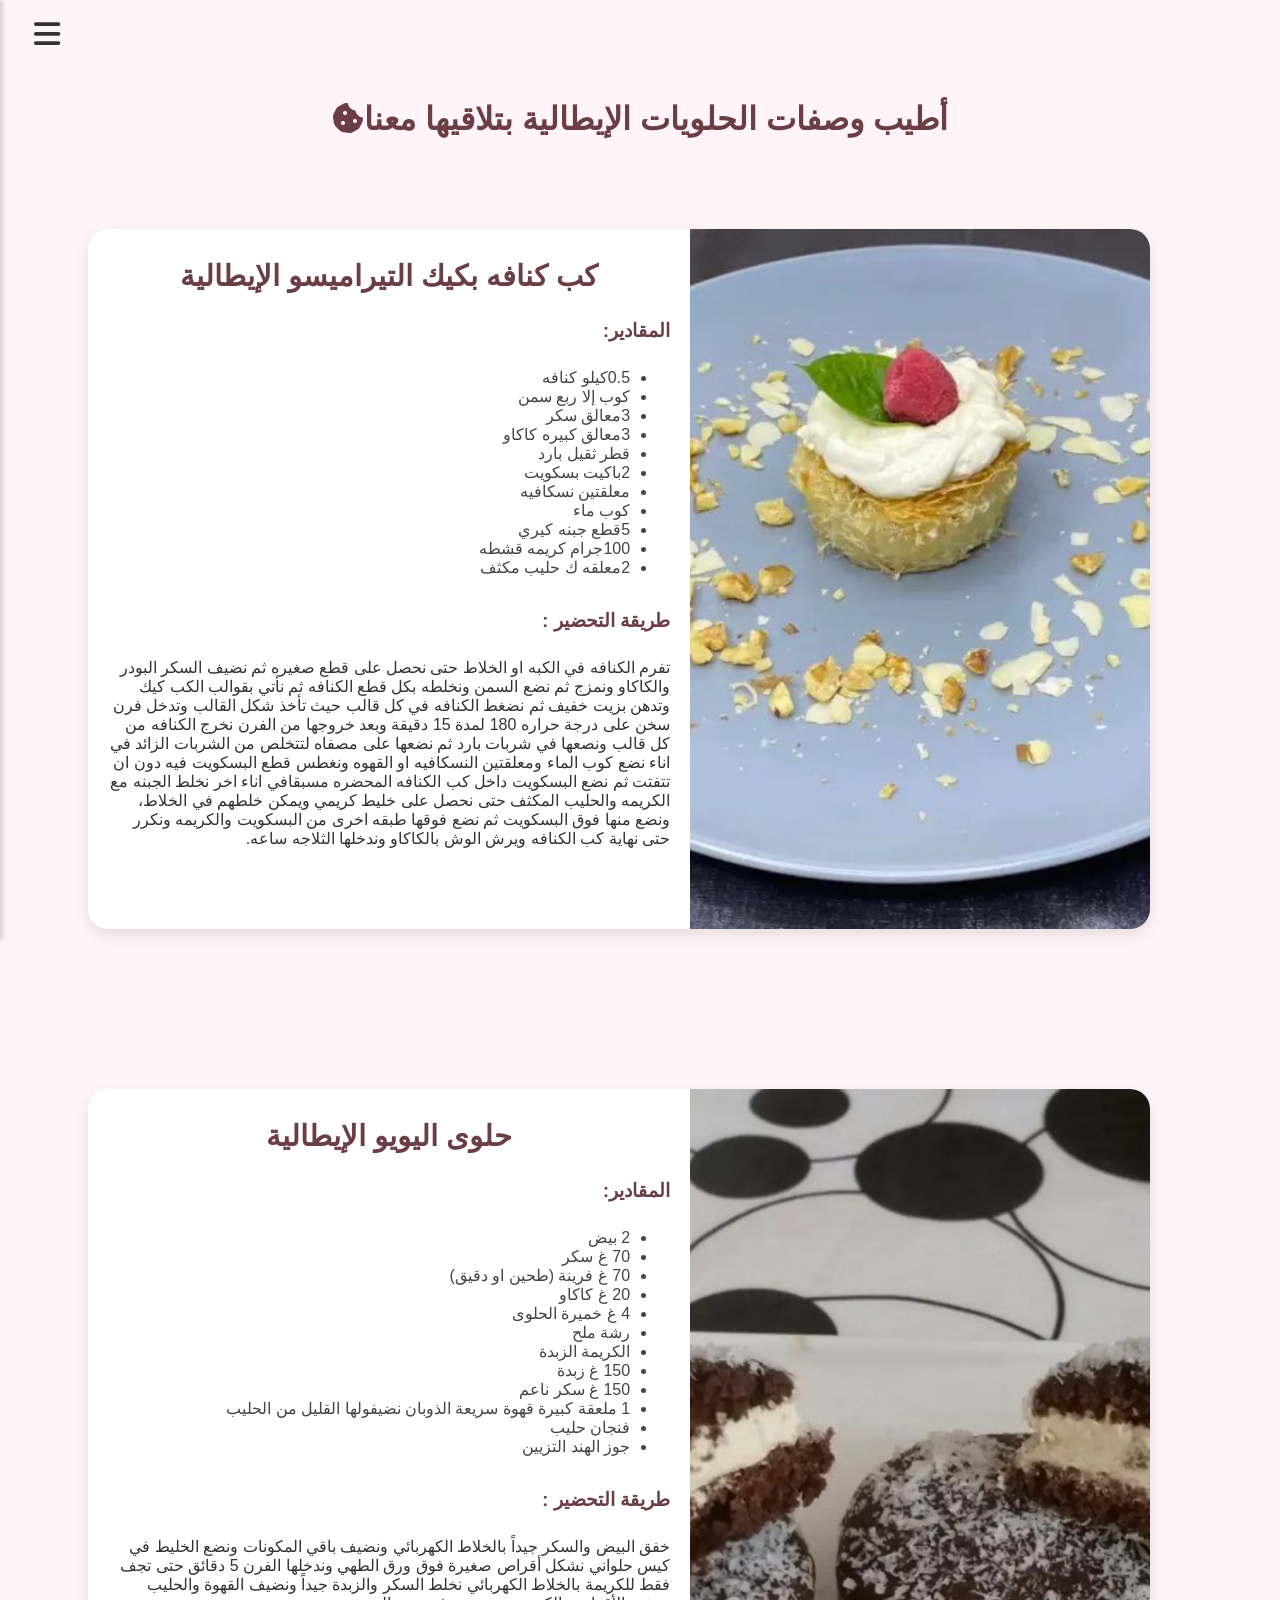
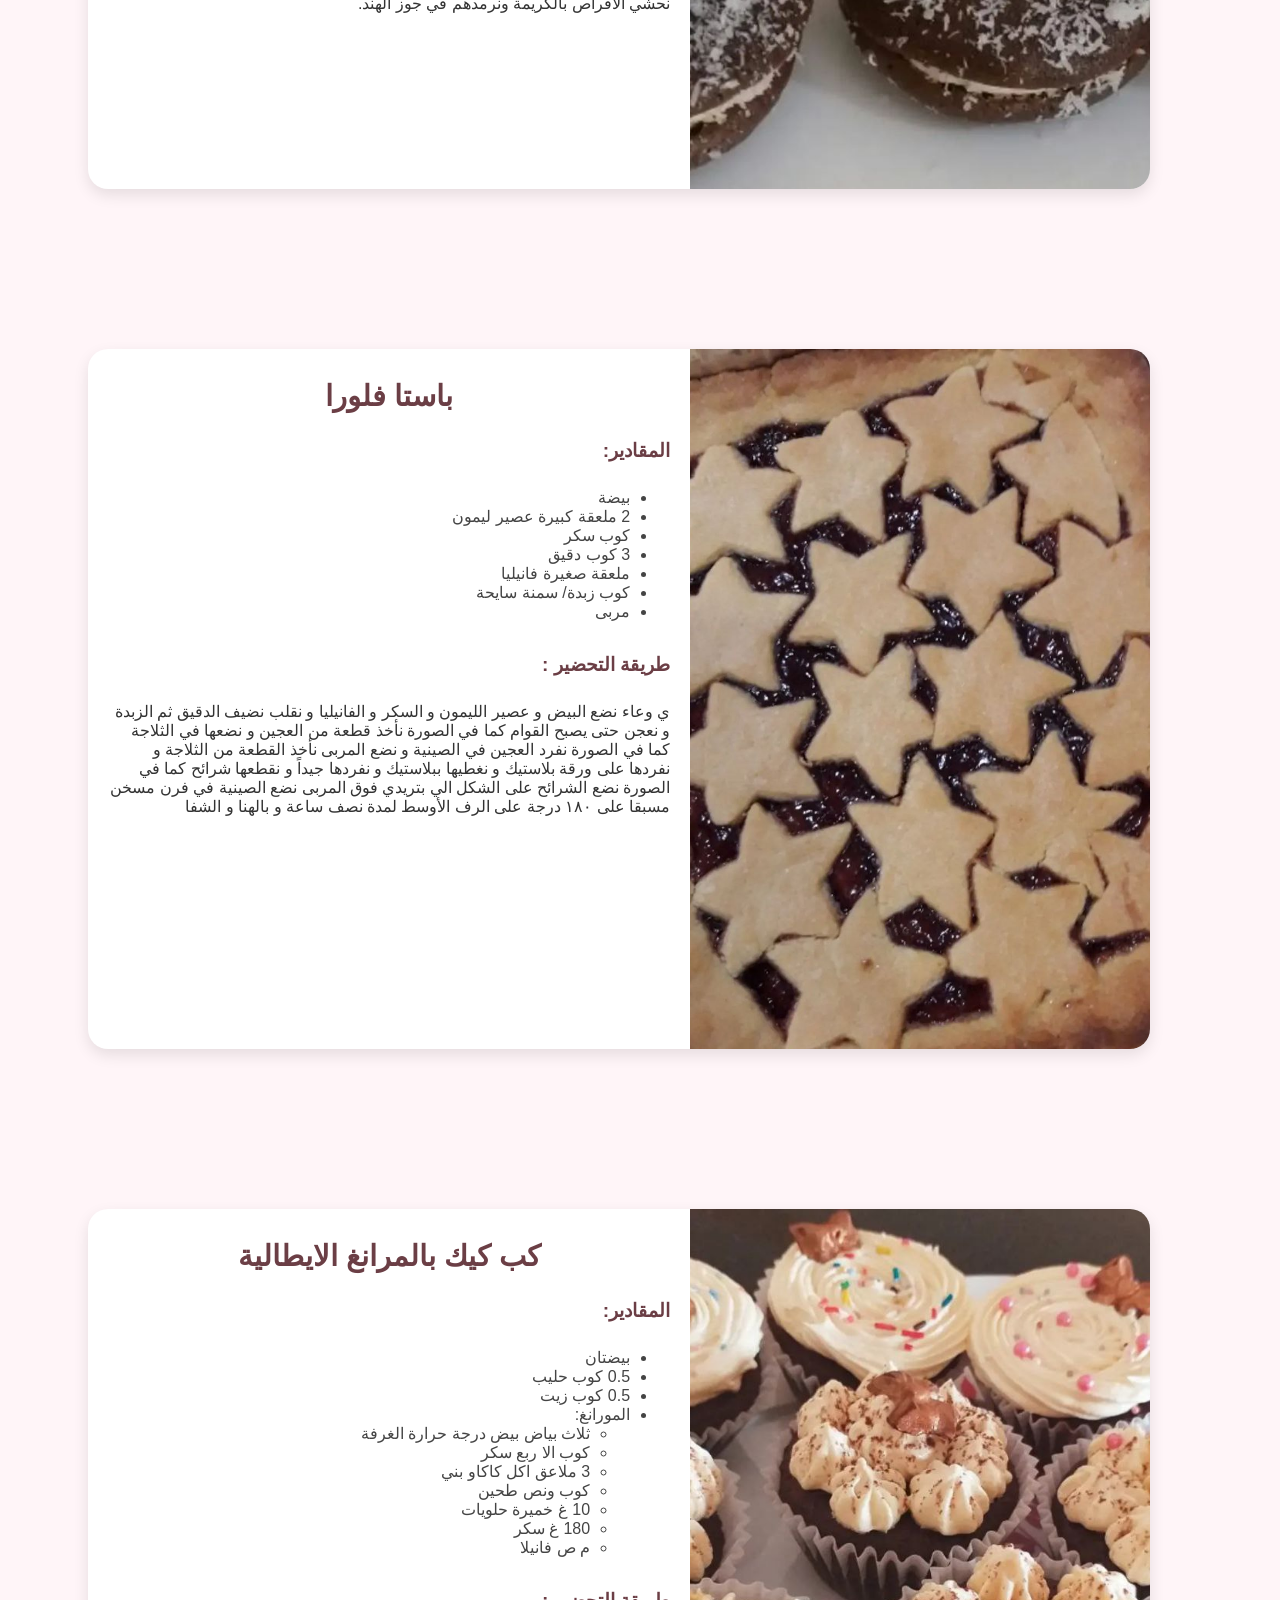
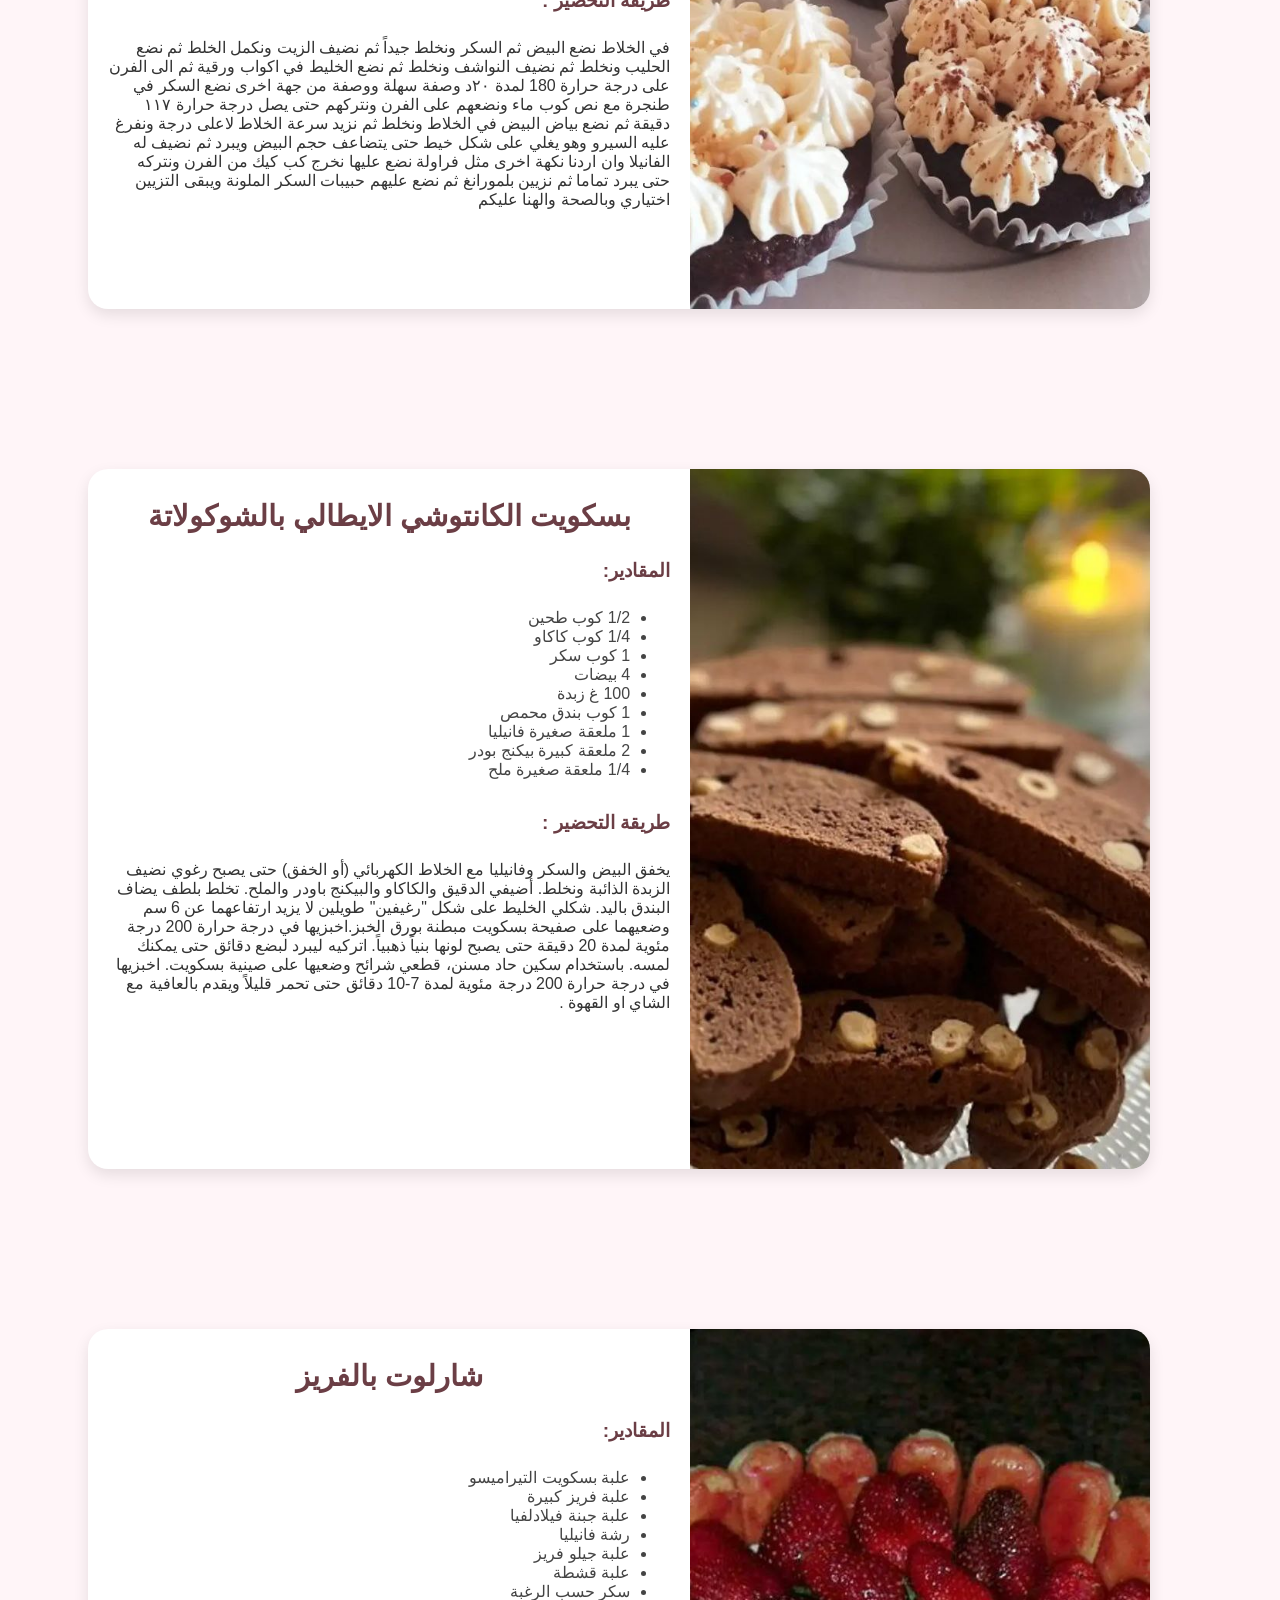
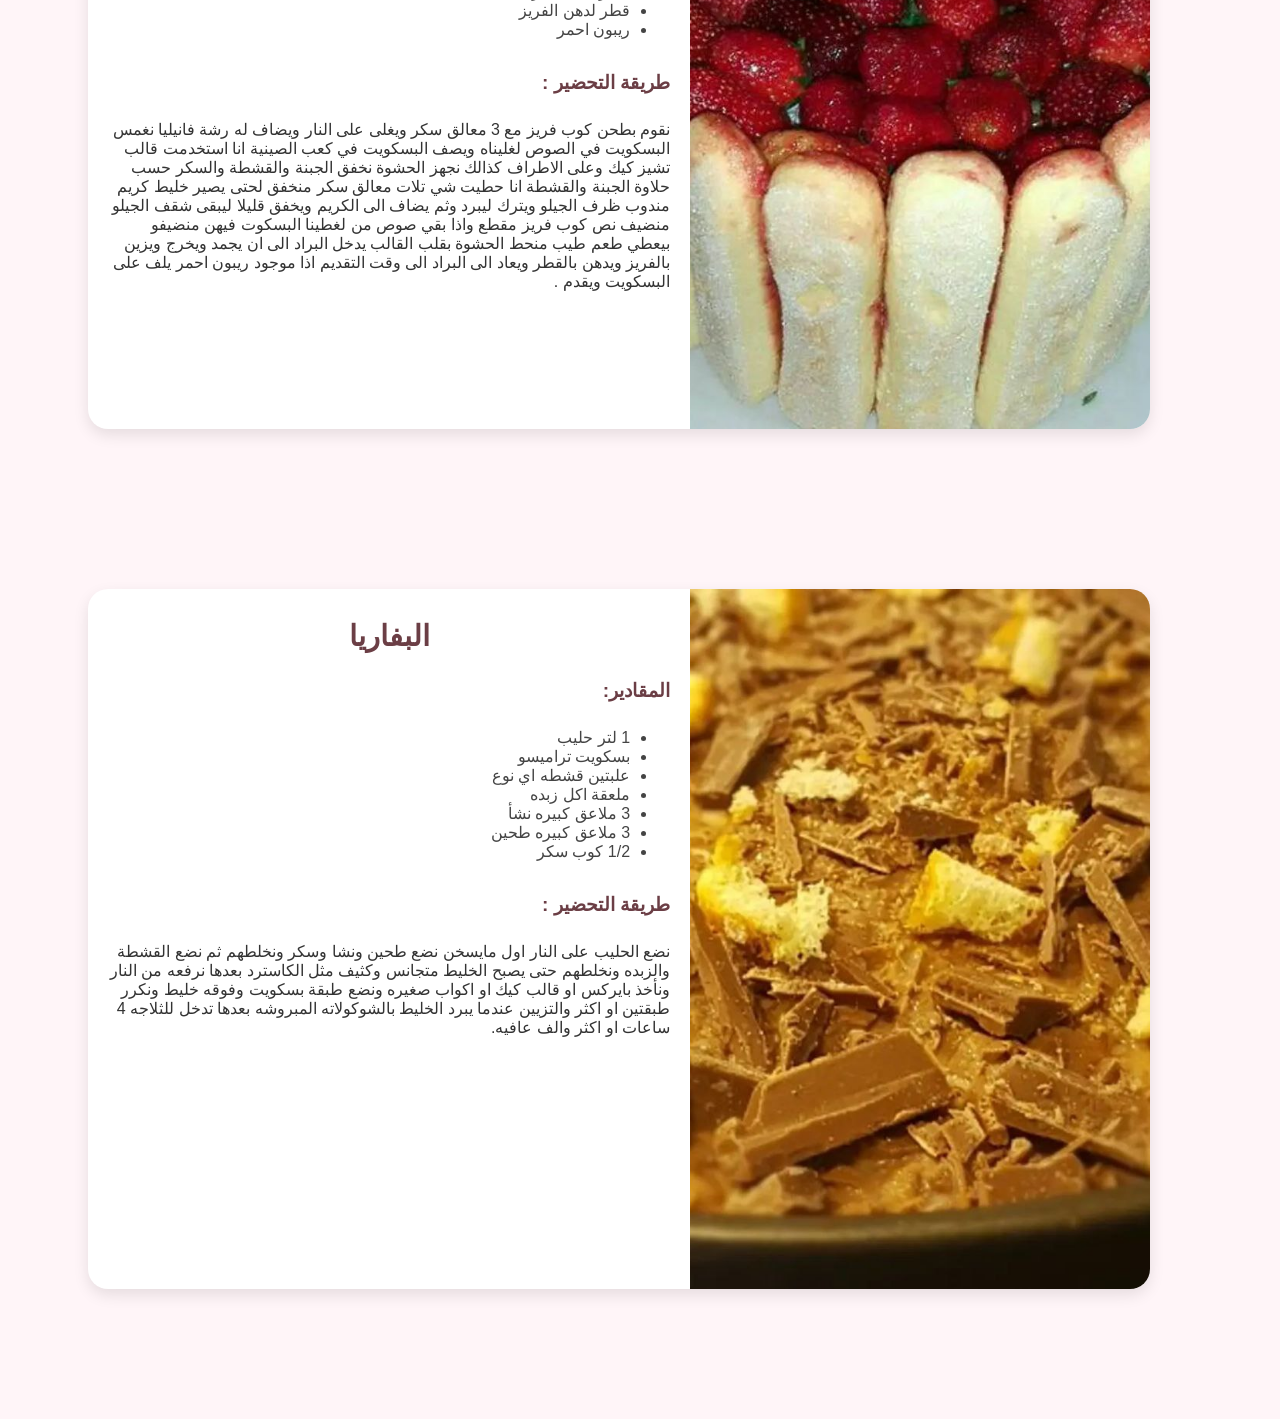
<file: HtmlPages/ItalyDesserts.html>
<!DOCTYPE html>
<html lang="ar" dir="rtl">
<head>
  <meta charset="UTF-8" />
  <meta name="viewport" content="width=device-width, initial-scale=1.0" />
  <title>حلويات إيطالية</title>
  <link rel="stylesheet" href="../Css/CommonStyle.css" />
<link rel="stylesheet" href="https://cdnjs.cloudflare.com/ajax/libs/font-awesome/6.4.0/css/all.min.css"/>
</head>
<body>
<div class="list_icon">
    <i class="fas fa-bars"></i>
  </div>
  <div class="side-menu">
    <ul class="menu-items">
      <li class="home-link">
        <a href="./main.html">الصفحة الرئيسية</a>
      </li>
  
      <li class="menu-item">
        <div class="item-header" onclick="toggleSubMenu(1)">
          <img src="../Images/حلويات باردة/باردة1.jpg" alt="حلويات باردة" />
          <span class="item-name">حلويات باردة</span>
          <span class="plus-icon" id="icon-1">+</span>
        </div>
        <ul class="sub-menu" id="submenu-1">
          <li><a href="./Cold Desserts.html#sweet_1">سوكسيه</a></li>
          <li><a href="./Cold Desserts.html#sweet_2">كاستر</a></li>
          <li><a href="./Cold Desserts.html#sweet_3">البانا كوتا بلوبيري</a></li>
          <li><a href="./Cold Desserts.html#sweet_4">المهلبية</a></li>
          <li><a href="./Cold Desserts.html#sweet_5">تيراميسو</a></li>
          <li><a href="./Cold Desserts.html#sweet_6">كريم كراميل</a></li>
          <li><a href="./Cold Desserts.html#sweet_7">ترافل الشوكولاته الباردة</a></li>
        </ul>
      </li>
      
      <li class="menu-item">
        <div class="item-header" onclick="toggleSubMenu(2)">
          <img src="../Images/كيك/كيك1.jpg" alt="كيك" />
          <span class="item-name">حلويات الكيك</span>
          <span class="plus-icon" id="icon-2">+</span>
        </div>
        <ul class="sub-menu" id="submenu-2">
          <li><a href="./Cake.html#cake_1">كيكة البستاشيو</a></li>
          <li><a href="./Cake.html#cake_2">كيكة السميد مع جوز الهند</a></li>
          <li><a href="./Cake.html#cake_3">كيكة الفرولة مع الكريمة</a></li>
          <li><a href="./Cake.html#cake_4">كيكة اللوتس</a></li>
          <li><a href="./Cake.html#cake_5"> كيكة الشوكولا</a></li>
          <li><a href="./Cake.html#cake_6">كب كيك الشوكلاتة</a></li>
          <li><a href="./Cake.html#cake_7">كيكة التفاح مع القرفة</a></li>
        </ul>
      </li>
      <li class="menu-item">
        <div class="item-header" onclick="toggleSubMenu(3)">
          <img src="../Images/حلويات شرقية/شرقية1.jpg" alt="حلويات شرقية" />
          <span class="item-name">حلويات شرقية</span>
          <span class="plus-icon" id="icon-3">+</span>
        </div>
        <ul class="sub-menu" id="submenu-3">
            <li><a href="./EasternDesserts.html#east_1">الهريسة بالمكسرات</a></li>
            <li><a href="./EasternDesserts.html#east_2">البقلاوة</a></li>
            <li><a href="./EasternDesserts.html#east_3">بلح الشام بالكريمة</a></li>
            <li><a href="./EasternDesserts.html#east_4">المبرومة بالفستق الحلبي</a></li>
            <li><a href="./EasternDesserts.html#east_5">العوامة الدمشقية</a></li>
            <li><a href="./EasternDesserts.html#east_6">قطايف بالقشطة</a></li>
            <li><a href="./EasternDesserts.html#east_7">كنافة رولز بالجبنة</a></li>
        </ul>
      </li>
      <li class="menu-item">
        <div class="item-header" onclick="toggleSubMenu(4)">
          <img src="../Images/حلويات  إيطالية/ايطالية3.jpg" alt="حلويات إيطالية" />
          <span class="item-name">حلويات إيطالية</span>
          <span class="plus-icon" id="icon-4">+</span>
        </div>
        <ul class="sub-menu" id="submenu-4">
          <li><a href="#italy_1">كب كنافه بكيك التيراميسو الإيطالية</a></li>
          <li><a href="#italy_2">حلوى اليويو الإيطالية</a></li>
          <li><a href="#italy_3">باستا فلورا</a></li>
          <li><a href="#italy_4">كب كيك بالمرانغ الايطالية</a></li>
          <li><a href="#italy_5">بسكويت الكانتوشي الايطالي بالشوكولاتة</a></li>
          <li><a href="#italy_6">شارلوت بالفريز</a></li>
          <li><a href="#italy_7">البفاريا</a></li>
        </ul>
      </li>
      <li class="tips-link">
        <a href="./Tips.html">نصائح المطبخ</a>
      </li>
    </ul>
  </div>
<div class="container">
  <h1 class="headText">أطيب وصفات الحلويات الإيطالية بتلاقيها معنا<i class="fa-solid fa-cookie-bite"></i></h1>
    <div class="cards_M">
      <div class="card_M" id="italy_1">
        <div class="image">
         <img src="../Images/حلويات  إيطالية/ايطالية1.jpg" alt="كب كنافه بكيك التيراميسو الإيطالية" />
         </div>
         <div class="info">
         <h1>كب كنافه بكيك التيراميسو الإيطالية</h1>
        <h2>المقادير:</h2>
        <ul>
            <li>0.5كيلو كنافه</li>
            <li>كوب إلا ربع سمن</li>
            <li>3معالق سكر</li>
            <li>3معالق كبيره كاكاو</li>
            <li>قطر ثقيل بارد</li>
            <li>2باكيت بسكويت</li>
            <li>معلقتين نسكافيه</li>
            <li>كوب ماء</li>
            <li>5قطع جبنه كيري</li>
            <li>100جرام كريمه قشطه</li>
            <li>2معلقه ك حليب مكثف</li>
        </ul>
        <h2>طريقة التحضير :</h2>
        <p>تفرم الكنافه في الكبه او الخلاط حتى نحصل على قطع صغيره  ثم نضيف السكر البودر والكاكاو ونمزج ثم نضع السمن ونخلطه بكل قطع الكنافه ثم نأتي بقوالب الكب كيك وتدهن بزيت خفيف ثم نضغط الكنافه في كل قالب حيث تأخذ شكل القالب وتدخل فرن سخن على درجة حراره 180 لمدة 15 دقيقة وبعد خروجها من الفرن نخرج الكنافه من كل قالب ونصعها في شربات بارد ثم نضعها على مصفاه لتتخلص من الشربات الزائد في اناء نضع كوب الماء ومعلقتين النسكافيه او القهوه ونغطس قطع البسكويت فيه دون ان تتفتت ثم نضع البسكويت داخل كب الكنافه المحضره مسبقافي اناء اخر نخلط الجبنه مع الكريمه والحليب المكثف حتى نحصل على خليط كريمي ويمكن خلطهم في الخلاط، ونضع منها فوق البسكويت ثم نضع فوقها طبقه اخرى من البسكويت والكريمه ونكرر حتى نهاية كب الكنافه ويرش الوش بالكاكاو وندخلها الثلاجه ساعه.</p>  
        </div>
        </div>
         

        <div class="card_M" id="italy_2">
            <div class="image">
             <img src="../Images/حلويات  إيطالية/ايطالية2.jpg" alt="حلوى اليويو الإيطالية" />
             </div>
             <div class="info">
             <h1>حلوى اليويو الإيطالية</h1>
            <h2>المقادير:</h2>
            <ul>
                <li>2 بيض</li>
                <li>70 غ سكر</li>
                <li>70 غ فرينة (طحين او دقيق)</li>
                <li> 20 غ كاكاو</li>
                <li>4 غ خميرة الحلوى</li>
                <li> رشة ملح</li>
                <li>الكريمة الزبدة</li>
                <li>150 غ زبدة</li>
                <li>150 غ سكر ناعم</li>
                <li>1 ملعقة كبيرة قهوة سريعة الذوبان نضيفولها القليل من الحليب</li>
                <li>فنجان حليب</li>
                <li>جوز الهند التزيين</li>                
            </ul>
            <h2>طريقة التحضير :</h2>
            <p>خفق البيض والسكر جيداً بالخلاط الكهربائي ونضيف باقي المكونات ونضع الخليط في كيس حلواني نشكل أقراص صغيرة فوق ورق الطهي وندخلها الفرن 5 دقائق حتى تجف فقط  للكريمة بالخلاط الكهربائي نخلط السكر والزبدة جيداً ونضيف القهوة والحليب نحشي الأقراص بالكريمة ونرمدهم في جوز الهند.</p>  
            </div>
            </div>  

            <div class="card_M" id="italy_3">
                <div class="image">
                 <img src="../Images/حلويات  إيطالية/ايطالية3.jpg" alt="باستا فلورا " />
                 </div>
                 <div class="info">
                 <h1>باستا فلورا </h1>
                <h2>المقادير:</h2>
                <ul>
                    <li> بيضة</li>
                    <li> 2 ملعقة كبيرة عصير ليمون</li>
                    <li>كوب سكر</li>
                    <li>3 كوب دقيق</li>
                    <li>ملعقة صغيرة فانيليا</li>
                    <li> كوب زبدة/ سمنة سايحة</li>
                    <li>مربى</li>
                </ul>
                <h2>طريقة التحضير :</h2>
                <p>ي وعاء نضع البيض و عصير الليمون و السكر و الفانيليا و نقلب نضيف الدقيق ثم الزبدة و نعجن حتى يصبح القوام كما في الصورة  نأخذ قطعة من العجين و نضعها في الثلاجة كما في الصورة  نفرد العجين في الصينية و نضع المربى  نأخذ القطعة من الثلاجة و نفردها على ورقة بلاستيك و نغطيها ببلاستيك و نفردها جيداً و نقطعها شرائح كما في الصورة  نضع الشرائح على الشكل الي بتريدي فوق المربى  نضع الصينية في فرن مسخن مسبقا على ١٨٠ درجة على الرف الأوسط لمدة نصف ساعة و بالهنا و الشفا</p>  
                </div>
                </div>

                <div class="card_M" id="italy_4">
                    <div class="image">
                     <img src="../Images/حلويات  إيطالية/ايطالية4.jpg" alt="كب كيك بالمرانغ الايطالية" />
                     </div>
                     <div class="info">
                     <h1>كب كيك بالمرانغ الايطالية</h1>
                    <h2>المقادير:</h2>
                    <ul>
                        <li> بيضتان</li>
                        <li>0.5 كوب حليب</li>
                        <li>0.5 كوب زيت</li>
                        <li>المورانغ:
                            <ul>
                                <li>ثلاث بياض بيض درجة حرارة الغرفة</li>
                                <li>كوب الا ربع سكر</li>
                                <li>3 ملاعق اكل كاكاو بني</li>
                                <li>كوب ونص طحين</li>
                                <li>10 غ خميرة حلويات</li>
                                <li>180 غ سكر</li>
                                <li>م ص فانيلا</li>
                            </ul>
                        </li>
                        
                    </ul>
                    <h2>طريقة التحضير :</h2>
                    <p>في الخلاط نضع البيض ثم السكر ونخلط جيداً ثم نضيف الزيت ونكمل الخلط ثم نضع الحليب ونخلط ثم نضيف النواشف ونخلط ثم نضع الخليط في اكواب ورقية ثم الى الفرن على درجة حرارة 180 لمدة ٢٠د  وصفة سهلة ووصفة من جهة اخرى نضع السكر في طنجرة مع نص كوب ماء ونضعهم على الفرن ونتركهم حتى يصل درجة حرارة ١١٧ دقيقة ثم نضع بياض البيض في الخلاط ونخلط ثم نزيد سرعة الخلاط لاعلى درجة ونفرغ عليه السيرو وهو يغلي على شكل خيط حتى يتضاعف حجم البيض ويبرد ثم نضيف له الفانيلا وان اردنا نكهة اخرى مثل فراولة نضع عليها نخرج كب كيك من الفرن ونتركه حتى يبرد تماما ثم نزيين بلمورانغ ثم نضع عليهم حبيبات السكر الملونة ويبقى التزيين اختياري وبالصحة والهنا عليكم</p>
                    </div>
                    </div>  

                    <div class="card_M" id="italy_5">
                      <div class="image">
                       <img src="../Images/حلويات  إيطالية/ايطالية5.jpg" alt="بسكويت الكانتوشي الايطالي بالشوكولاتة" />
                       </div>
                       <div class="info">
                       <h1>بسكويت الكانتوشي الايطالي بالشوكولاتة</h1>
                      <h2>المقادير:</h2>
                      <ul>
                          <li> 1/2 كوب طحين</li>
                          <li>1/4 كوب كاكاو </li>
                          <li>1 كوب سكر</li>
                          <li>4 بيضات</li>
                          <li>100 غ زبدة</li>
                          <li> 1 كوب بندق محمص </li>
                          <li> 1 ملعقة صغيرة فانيليا </li>
                          <li> 2 ملعقة كبيرة بيكنج بودر </li> 
                          <li> 1/4 ملعقة صغيرة ملح</li>                       
                      </ul>
                      <h2>طريقة التحضير :</h2>
                      <p>يخفق البيض والسكر وفانيليا مع الخلاط الكهربائي (أو الخفق) حتى يصبح رغوي نضيف الزبدة الذائبة ونخلط. أضيفي الدقيق والكاكاو والبيكنج باودر والملح. تخلط بلطف يضاف البندق باليد.  شكلي الخليط على شكل "رغيفين" طويلين لا يزيد ارتفاعهما عن 6 سم وضعيهما على صفيحة بسكويت مبطنة بورق الخبز.اخبزيها في درجة حرارة 200 درجة مئوية لمدة 20 دقيقة حتى يصبح لونها بنياً ذهبياً. اتركيه ليبرد لبضع دقائق حتى يمكنك لمسه. باستخدام سكين حاد مسنن، قطعي شرائح وضعيها على صينية بسكويت. اخبزيها في درجة حرارة 200 درجة مئوية لمدة 7-10 دقائق حتى تحمر قليلاً ويقدم بالعافية مع الشاي او القهوة .</p>  
                      </div>
                      </div>  

                      <div class="card_M" id="italy_6">
                        <div class="image">
                         <img src="../Images/حلويات  إيطالية/ايطالية6.jpg" alt="شارلوت بالفريز" />
                         </div>
                         <div class="info">
                         <h1>شارلوت بالفريز</h1>
                        <h2>المقادير:</h2>
                        <ul>
                            <li> علبة بسكويت التيراميسو</li>
                            <li>علبة فريز كبيرة </li>
                            <li>علبة جبنة فيلادلفيا</li>
                            <li>رشة فانيليا</li>
                            <li>علبة جيلو فريز</li>
                            <li> علبة قشطة </li>   
                            <li> سكر حسب الرغبة </li> 
                            <li> قطر لدهن الفريز </li>
                            <li> ريبون احمر</li>

                        </ul>
                        <h2>طريقة التحضير :</h2>
                        <p>نقوم بطحن كوب فريز مع 3 معالق سكر ويغلى على النار ويضاف له رشة فانيليا  نغمس البسكويت في الصوص لغليناه ويصف البسكويت في كعب الصينية انا استخدمت قالب تشيز كيك وعلى الاطراف كذالك نجهز الحشوة نخفق الجبنة والقشطة والسكر حسب حلاوة الجبنة والقشطة انا حطيت شي تلات معالق سكر منخفق لحتى يصير خليط كريم  مندوب ظرف الجيلو ويترك ليبرد وثم يضاف الى الكريم ويخفق قليلا ليبقى شقف الجيلو  منضيف نص كوب فريز مقطع واذا بقي صوص من لغطينا البسكوت فيهن منضيفو بيعطي طعم طيب منحط الحشوة بقلب القالب يدخل البراد الى ان يجمد ويخرج ويزين بالفريز ويدهن بالقطر  ويعاد الى البراد الى وقت التقديم  اذا موجود ريبون احمر يلف على البسكويت ويقدم .</p>  
                        </div>
                        </div>  

                        <div class="card_M" id="italy_7">
                          <div class="image">
                           <img src="../Images/حلويات  إيطالية/ايطالية7.jpg" alt="البفاريا" />
                           </div>
                           <div class="info">
                           <h1>البفاريا</h1>
                          <h2>المقادير:</h2>
                          <ul>
                              <li> 1 لتر حليب</li>
                              <li>بسكويت تراميسو</li>
                              <li>علبتين قشطه اي نوع</li>
                              <li>ملعقة اكل زبده</li> 
                              <li> 3 ملاعق كبيره نشأ </li>
                              <li> 3 ملاعق كبيره طحين</li>
                              <li>  1/2 كوب سكر</li>
                          </ul>
                          <h2>طريقة التحضير :</h2>
                          <p> نضع الحليب على النار اول مايسخن نضع طحين ونشا وسكر ونخلطهم  ثم نضع القشطة والزبده ونخلطهم حتى يصبح الخليط متجانس وكثيف مثل الكاسترد بعدها نرفعه من النار ونأخذ بايركس او قالب كيك او اكواب صغيره ونضع طبقة بسكويت وفوقه خليط ونكرر طبقتين او اكثر والتزيين  عندما يبرد الخليط بالشوكولاته المبروشه بعدها تدخل للثلاجه 4 ساعات او اكثر والف عافيه.</p>  
                          </div>
                          </div>  

                
        </div>
        </div>

        
     
      <script src="../js/mainJS.js"></script>
    </body>
</file>
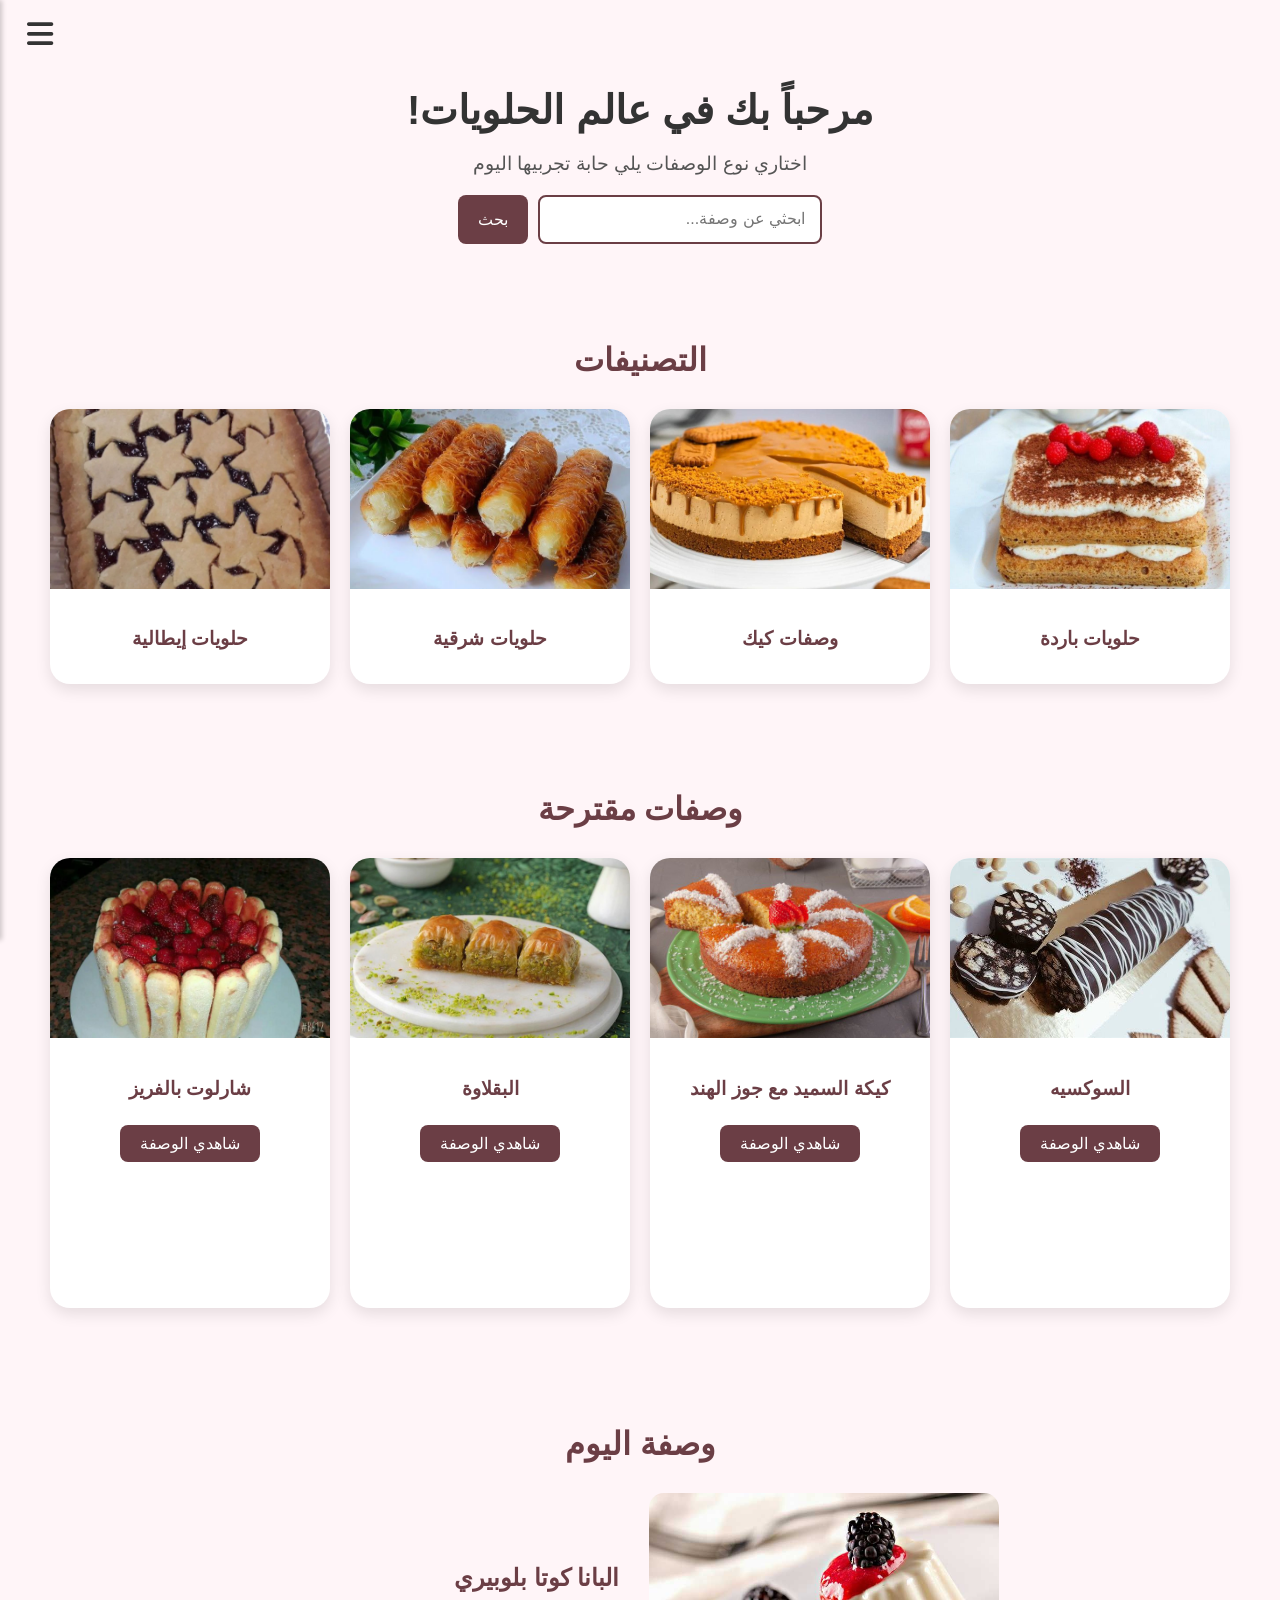
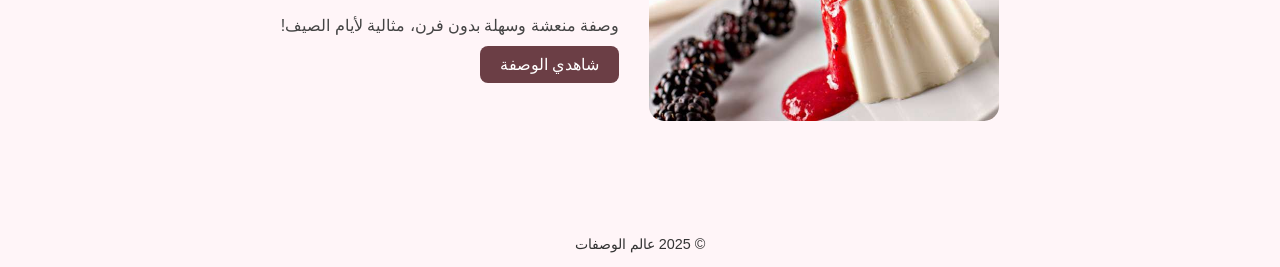
<file: HtmlPages/main.html>
<!DOCTYPE html>
<html lang="ar" dir="rtl">
<head>
  <meta charset="UTF-8" />
  <meta name="viewport" content="width=device-width, initial-scale=1.0" />
  <title>اكتشفي الوصفات</title>
  <link rel="stylesheet" href="../Css/mainStyle.css" />
  <link rel="stylesheet" href="../Css/CommonStyle.css" />

<link rel="stylesheet" href="https://cdnjs.cloudflare.com/ajax/libs/font-awesome/6.4.0/css/all.min.css"/>
</head>
<body>

  <header class="main-header">
    <h1>مرحباً بك في عالم الحلويات!</h1>
    <p>اختاري نوع الوصفات يلي حابة تجربيها اليوم</p>
    <div class="search-bar">
        <input type="text" placeholder="ابحثي عن وصفة...">
        <button>بحث</button>
      </div>
      <div class="list_icon">
        <i class="fa-solid fa-bars"></i>
      </div>
    </header>

      <div class="side-menu">
        <ul class="menu-items">
          <li class="home-link">
            <a href="#">الصفحة الرئيسية</a>
          </li>
      
          <li class="menu-item">
            <div class="item-header" onclick="toggleSubMenu(1)">
              <img src="../Images/حلويات باردة/باردة1.jpg" alt="حلويات باردة" />
              <span class="item-name">حلويات باردة</span>
              <span class="plus-icon" id="icon-1">+</span>
            </div>
            <ul class="sub-menu" id="submenu-1">
              <li><a href="./Cold Desserts.html#sweet_1">سوكسيه</a></li>
          <li><a href="./Cold Desserts.html#sweet_2">كاستر</a></li>
          <li><a href="./Cold Desserts.html#sweet_3">البانا كوتا بلوبيري</a></li>
          <li><a href="./Cold Desserts.html#sweet_4">المهلبية</a></li>
          <li><a href="./Cold Desserts.html#sweet_5">تيراميسو</a></li>
          


            </ul>
          </li>

          
          <li class="menu-item">
            <div class="item-header" onclick="toggleSubMenu(2)">
              <img src="../Images/كيك/كيك1.jpg" alt="كيك" />
              <span class="item-name">حلويات الكيك</span>
              <span class="plus-icon" id="icon-2">+</span>
            </div>
            <ul class="sub-menu" id="submenu-2">
              <li><a href="./Cake.html#cake_1">كيكة البستاشيو</a></li>
              <li><a href="./Cake.html#cake_2">كيكة السميد مع جوز الهند</a></li>
              <li><a href="./Cake.html#cake_3">كيكة الفرولة مع الكريمة</a></li>
              <li><a href="./Cake.html#cake_4">كيكة اللوتس</a></li>
              <li><a href="./Cake.html#cake_5"> كيكة الشوكولا</a></li>
              <li><a href="./Cake.html#cake_6">كب كيك الشوكلاتة</a></li>
              <li><a href="./Cake.html#cake_7">كيكة التفاح مع القرفة</a></li>

            </ul>
          </li>
          <li class="menu-item">
            <div class="item-header" onclick="toggleSubMenu(3)">
              <img src="../Images/حلويات شرقية/شرقية1.jpg" alt="حلويات شرقية" />
              <span class="item-name">حلويات شرقية</span>
              <span class="plus-icon" id="icon-3">+</span>
            </div>
            <ul class="sub-menu" id="submenu-3">
              <li><a href="./EasternDesserts.html#east_1">الهريسة بالمكسرات</a></li>
              <li><a href="./EasternDesserts.html#east_2">البقلاوة</a></li>
              <li><a href="./EasternDesserts.html#east_3">بلح الشام بالكريمة</a></li>
              <li><a href="./EasternDesserts.html#east_4">المبرومة بالفستق الحلبي</a></li>
              <li><a href="./EasternDesserts.html#east_5">العوامة الدمشقية</a></li>
              <li><a href="./EasternDesserts.html#east_6">قطايف بالقشطة</a></li>
              <li><a href="./EasternDesserts.html#east_7">كنافة رولز بالجبنة</a></li>
            </ul>
          </li>

          <li class="menu-item">
            <div class="item-header" onclick="toggleSubMenu(4)">
              <img src="../Images/حلويات  إيطالية/ايطالية3.jpg" alt="حلويات إيطالية" />
              <span class="item-name">حلويات إيطالية</span>
              <span class="plus-icon" id="icon-4">+</span>
            </div>
            <ul class="sub-menu" id="submenu-4">
              <li><a href="./ItalyDesserts.html#italy_1">كب كنافه بكيك التيراميسو الإيطالية</a></li>
              <li><a href="./ItalyDesserts.html#italy_2">حلوى اليويو الإيطالية</a></li>
              <li><a href="./ItalyDesserts.html#italy_3">باستا فلورا</a></li>
              <li><a href="./ItalyDesserts.html#italy_4">كب كيك بالمرانغ الايطالية</a></li>
              <li><a href="./ItalyDesserts.html#italy_5">بسكويت الكانتوشي الايطالي بالشوكولاتة</a></li>
              <li><a href="./ItalyDesserts.html#italy_6">شارلوت بالفريز</a></li>
              <li><a href="./ItalyDesserts.html#italy_7">البفاريا</a></li>
            </ul>
          </li>
          <li class="tips-link">
            <a href="./Tips.html">نصائح المطبخ</a>
          </li>
        </ul>
      </div>

  <section class="categories">
    <h2>التصنيفات</h2>
    <div class="cards">
      <a href="./Cold Desserts.html" class="card">
        <img src="../Images/حلويات باردة/باردة1.jpg" alt="حلويات باردة">
        <h3>حلويات باردة</h3>
      </a>
      <a href="./Cake.html" class="card">
        <img src="../Images/كيك/كيك1.jpg" alt="كيك">
        <h3>وصفات كيك</h3>
      </a>
      <a href="./EasternDesserts.html" class="card">
        <img src="../Images/حلويات شرقية/شرقية2.jpg" alt="حلويات شرقية">
        <h3> حلويات شرقية</h3>
      </a>
      <a href="./ItalyDesserts.html" class="card">
        <img src="../Images/حلويات  إيطالية/ايطالية3.jpg" alt="حلويات إيطالية">
        <h3> حلويات إيطالية</h3>
      </a>
    </div>
  </section>
  <section class="suggested">
    <h2>وصفات مقترحة</h2>
    <div class="cards">
      <div class="card ">
        <img src="../Images/حلويات باردة/باردة3.jpg" alt="السوكسيه">
        <h3> السوكسيه</h3>
        <a href="./Cold Desserts.html#sweet_1 ">شاهدي الوصفة</a>
      </div>
      <div class="card">
        <img src="../Images/كيك/كيك2.jpg" alt="كيكة السميد مع جوز الهند">
        <h3>  كيكة السميد مع جوز الهند</h3>
        <a href="./Cake.html#cake_2">شاهدي الوصفة</a>
      </div>
      <div class="card">
        <img src="../Images/حلويات شرقية/شرقية4.jpg" alt="البقلاوة">
        <h3>  البقلاوة</h3>
        <a href="./EasternDesserts.html#east_2">شاهدي الوصفة</a>
      </div>
      <div class="card">
        <img src="../Images/حلويات  إيطالية/ايطالية6.jpg" alt="شارلوت بالفريز">
        <h3>  شارلوت بالفريز</h3>
        <a href="./ItalyDesserts.html#italy_6">شاهدي الوصفة</a>
      </div>
    </div>
  </section>
  <section class="featured">
    <h2>وصفة اليوم</h2>
    <div class="recipe-of-the-day">
      <img src="../Images/حلويات باردة/باردة4.jpg" alt="وصفة اليوم">
      <div>
        <h3>البانا كوتا بلوبيري</h3>
        <p>وصفة منعشة وسهلة بدون فرن، مثالية لأيام الصيف!</p>
        <a href="Cold Desserts.html#sweet_3 ">شاهدي الوصفة</a>

      </div>
    </div>
  </section>

  <footer>
    &copy; 2025 عالم الوصفات
  </footer>
  <script src="../js/mainJS.js"></script>
</body>

</html>
</file>
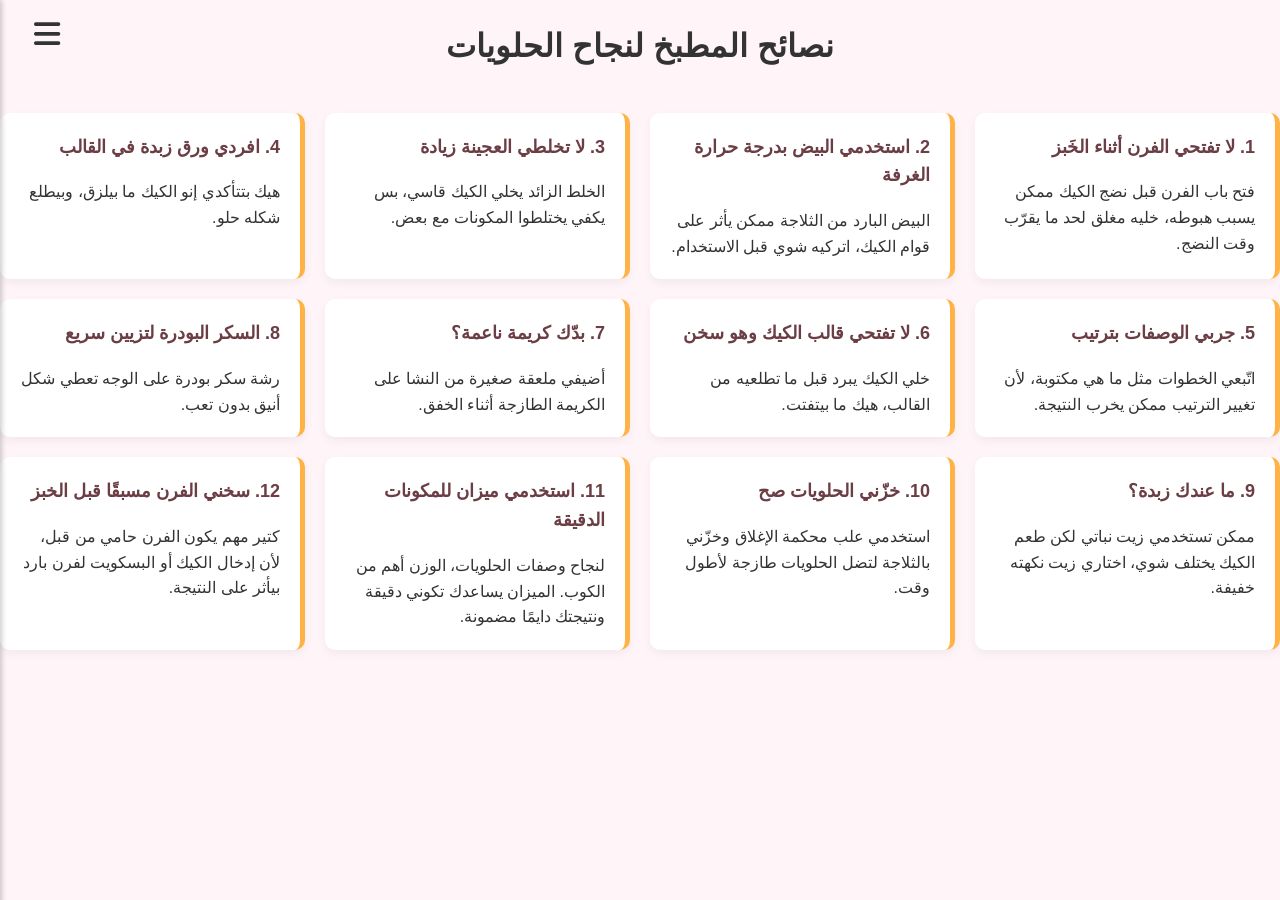
<file: HtmlPages/Tips.html>
<!DOCTYPE html>
<html lang="ar">
<head>
  <meta charset="UTF-8" />
  <meta name="viewport" content="width=device-width, initial-scale=1.0"/>
  <link rel="stylesheet" href="../Css/TipsStyle.css" />
  <link rel="stylesheet" href="../Css/CommonStyle.css" />
<link rel="stylesheet" href="https://cdnjs.cloudflare.com/ajax/libs/font-awesome/6.4.0/css/all.min.css"/>
  <title>نصائح المطبخ</title>
  </head>

  <body>
    <div class="list_icon">
        <i class="fas fa-bars"></i>
      </div>
    <div class="side-menu">
        <ul class="menu-items">
          <li class="home-link">
            <a href="./main.html">الصفحة الرئيسية</a>
          </li>
      
          <li class="menu-item">
            <div class="item-header" onclick="toggleSubMenu(1)">
              <img src="../Images/حلويات باردة/باردة1.jpg" alt="حلويات باردة" />
              <span class="item-name">حلويات باردة</span>
              <span class="plus-icon" id="icon-1">+</span>
            </div>
            <ul class="sub-menu" id="submenu-1">
              <li><a href="./Cold Desserts.html#sweet_1">سوكسيه</a></li>
          <li><a href="./Cold Desserts.html#sweet_2">كاستر</a></li>
          <li><a href="./Cold Desserts.html#sweet_3">البانا كوتا بلوبيري</a></li>
          <li><a href="./Cold Desserts.html#sweet_4">المهلبية</a></li>
          <li><a href="./Cold Desserts.html#sweet_5">تيراميسو</a></li>
          <li><a href="./Cold Desserts.html#sweet_6">كريم كراميل</a></li>
          <li><a href="./Cold Desserts.html#sweet_7">ترافل الشوكولاته الباردة</a></li>

            </ul>
          </li>

          
          <li class="menu-item">
            <div class="item-header" onclick="toggleSubMenu(2)">
              <img src="../Images/كيك/كيك1.jpg" alt="كيك" />
              <span class="item-name">حلويات الكيك</span>
              <span class="plus-icon" id="icon-2">+</span>
            </div>
            <ul class="sub-menu" id="submenu-2">
              <li><a href="./Cake.html#cake_1">كيكة البستاشيو</a></li>
              <li><a href="./Cake.html#cake_2">كيكة السميد مع جوز الهند</a></li>
              <li><a href="./Cake.html#cake_3">كيكة الفرولة مع الكريمة</a></li>
              <li><a href="./Cake.html#cake_4">كيكة اللوتس</a></li>
              <li><a href="./Cake.html#cake_5"> كيكة الشوكولا</a></li>
              <li><a href="./Cake.html#cake_6">كب كيك الشوكلاتة</a></li>
             <li><a href="./Cake.html#cake_7">كيكة التفاح مع القرفة</a></li>
            </ul>
          </li>
          <li class="menu-item">
            <div class="item-header" onclick="toggleSubMenu(3)">
              <img src="../Images/حلويات شرقية/شرقية1.jpg" alt="حلويات شرقية" />
              <span class="item-name">حلويات شرقية</span>
              <span class="plus-icon" id="icon-3">+</span>
            </div>
            <ul class="sub-menu" id="submenu-3">
              <li><a href="./EasternDesserts.html#east_1">الهريسة بالمكسرات</a></li>
              <li><a href="./EasternDesserts.html#east_2">البقلاوة</a></li>
              <li><a href="./EasternDesserts.html#east_3">بلح الشام بالكريمة</a></li>
              <li><a href="./EasternDesserts.html#east_4">المبرومة بالفستق الحلبي</a></li>
              <li><a href="./EasternDesserts.html#east_5">العوامة الدمشقية</a></li>
              <li><a href="./EasternDesserts.html#east_6">قطايف بالقشطة</a></li>
              <li><a href="./EasternDesserts.html#east_7">كنافة رولز بالجبنة</a></li>
            </ul>
          </li>
          <li class="menu-item">
            <div class="item-header" onclick="toggleSubMenu(4)">
              <img src="../Images/حلويات  إيطالية/ايطالية3.jpg" alt="حلويات إيطالية" />
              <span class="item-name">حلويات إيطالية</span>
              <span class="plus-icon" id="icon-4">+</span>
            </div>
            <ul class="sub-menu" id="submenu-4">
              <li><a href="./ItalyDesserts.html#italy_1">كب كنافه بكيك التيراميسو الإيطالية</a></li>
              <li><a href="./ItalyDesserts.html#italy_2">حلوى اليويو الإيطالية</a></li>
              <li><a href="./ItalyDesserts.html#italy_3">باستا فلورا</a></li>
              <li><a href="./ItalyDesserts.html#italy_4">كب كيك بالمرانغ الايطالية</a></li>
              <li><a href="./ItalyDesserts.html#italy_5">بسكويت الكانتوشي الايطالي بالشوكولاتة</a></li>
              <li><a href="./ItalyDesserts.html#italy_6">شارلوت بالفريز</a></li>
              <li><a href="./ItalyDesserts.html#italy_7">البفاريا</a></li>
            </ul>
          </li>
          <li class="tips-link">
            <a href="./Tips.html">نصائح المطبخ</a>
          </li>
        </ul>
      </div>
         <div class="headTips">
    <h1>نصائح المطبخ لنجاح الحلويات</h1>
         </div>

    <div class="tips-container">
      
  
      <div class="tip-box">
        <h3>1. لا تفتحي الفرن أثناء الخَبز</h3>
        <p>فتح باب الفرن قبل نضج الكيك ممكن يسبب هبوطه، خليه مغلق لحد ما يقرّب وقت النضج.</p>
      </div>
  
      <div class="tip-box">
        <h3>2. استخدمي البيض بدرجة حرارة الغرفة</h3>
        <p>البيض البارد من الثلاجة ممكن يأثر على قوام الكيك، اتركيه شوي قبل الاستخدام.</p>
      </div>
  
      <div class="tip-box">
        <h3>3. لا تخلطي العجينة زيادة</h3>
        <p>الخلط الزائد يخلي الكيك قاسي، بس يكفي يختلطوا المكونات مع بعض.</p>
      </div>
  
      <div class="tip-box">
        <h3>4. افردي ورق زبدة في القالب</h3>
        <p>هيك بتتأكدي إنو الكيك ما بيلزق، وبيطلع شكله حلو.</p>
      </div>
  
      <div class="tip-box">
        <h3>5. جربي الوصفات بترتيب</h3>
        <p>اتّبعي الخطوات مثل ما هي مكتوبة، لأن تغيير الترتيب ممكن يخرب النتيجة.</p>
      </div>
  
      <div class="tip-box">
        <h3>6. لا تفتحي قالب الكيك وهو سخن</h3>
        <p>خلي الكيك يبرد قبل ما تطلعيه من القالب، هيك ما بيتفتت.</p>
      </div>
  
      <div class="tip-box">
        <h3>7. بدّك كريمة ناعمة؟</h3>
        <p>أضيفي ملعقة صغيرة من النشا على الكريمة الطازجة أثناء الخفق.</p>
      </div>
  
      <div class="tip-box">
        <h3>8. السكر البودرة لتزيين سريع</h3>
        <p>رشة سكر بودرة على الوجه تعطي شكل أنيق بدون تعب.</p>
      </div>
  
      <div class="tip-box">
        <h3>9. ما عندك زبدة؟</h3>
        <p>ممكن تستخدمي زيت نباتي لكن طعم الكيك يختلف شوي، اختاري زيت نكهته خفيفة.</p>
      </div>
  
      <div class="tip-box">
        <h3>10. خزّني الحلويات صح</h3>
        <p>استخدمي علب محكمة الإغلاق وخزّني بالثلاجة لتضل الحلويات طازجة لأطول وقت.</p>
      </div>
      <div class="tip-box">
        <h3>11. استخدمي ميزان للمكونات الدقيقة</h3>
        <p>لنجاح وصفات الحلويات، الوزن أهم من الكوب. الميزان يساعدك تكوني دقيقة ونتيجتك دايمًا مضمونة.</p>
      </div>
      
      <div class="tip-box">
        <h3>12. سخني الفرن مسبقًا قبل الخبز</h3>
        <p>كتير مهم يكون الفرن حامي من قبل، لأن إدخال الكيك أو البسكويت لفرن بارد بيأثر على النتيجة.</p>
      </div>

  
    </div>
    <script src="../js/mainJS.js"></script>
  </body>
  </html>
</file>
<file: Css/HomeStyle.css>
.hero_section {
    background-color: #fff0f5; /* خلفية وردية ناعمة */
    display: flex;
    flex-direction: column;
    justify-content: center;
    align-items: center;
    height: 100vh;
    color: black;
    text-align: center;
    padding: 20px;
}

.hero_section h1 i {
    font-size: 2.5rem;
    margin-bottom: 10px;
}

.hero_section h2 {
    font-size: 1.8rem;
    font-style: italic;
    margin-bottom: 20px;
}

.hero_section h2 i {
    color: #d68188;
    margin-left: 10px;
    font-size: 1.6rem;
}

/* الزر */
.hero_btn {
    background-color: #6b3e45;
    color: white;
    border: none;
    padding: 12px 24px;
    font-size: 1.2rem;
    cursor: pointer;
    border-radius: 8px;
    text-decoration: none;
    transition: background-color 0.3s ease, transform 0.2s ease;
}

.hero_btn:hover {
    background-color: #a9747e;
    transform: scale(1.05);
}
.icon-left {
    margin-left: 10px; 
    color: #6b3e45;
    font-size: 1.6rem;
}

/* تأثير دخول ناعم */
.fade-in {
    opacity: 0;
    animation: fadeInAnimation 1.5s ease forwards;
}

@keyframes fadeInAnimation {
    0% { opacity: 0; transform: translateY(20px); }
    100% { opacity: 1; transform: translateY(0); }
}
/* تصميم متجاوب للشاشات الصغيرة */
@media (max-width: 768px) {
    .hero_section h1 i {
        font-size: 2rem;
    }

    .hero_section h2 {
        font-size: 1.2rem;
    }

    .hero_section h2 i {
        font-size: 1.2rem;
    }

    .hero_btn {
        font-size: 1rem;
        padding: 10px 20px;
    }
}

@media (max-width: 480px) {
    .hero_section {
        padding: 10px;
    }

    .hero_section h1 i {
        font-size: 1.6rem;
    }

    .hero_section h2 {
        font-size: 1rem;
    }

    .hero_section h2 i {
        font-size: 1rem;
    }

    .hero_btn {
        font-size: 0.9rem;
        padding: 8px 16px;
    }
}
</file>
<file: Css/CommonStyle.css>
body {
    font-family: 'Cairo', sans-serif;
    background-color: #fff5f8;
    margin: 0;
    padding: 0;
    color: #333;
    direction: rtl;
  }
  .list_icon{
    display: flex;
    justify-content: flex-end;
    position: fixed;
    top: 19px;
    left: 20px;
    cursor: pointer;
    z-index: 1000;

  }
  .list_icon  .fa-bars{
    width: 40px;
    height: 8px;
    font-size: 30px;
    z-index: 1000;
    
  }
 
  .side-menu {
    position: fixed;
    top: 0;
    left: -304px;
    width: 264px;
    height: 100vh;
    background-color: #fff;
    box-shadow: 2px 0 5px rgba(0, 0, 0, 0.2);
    transition: left 0.3s ease;
    padding: 20px;
    overflow-y: auto;
    
}
  
  .menu-items {
    list-style: none;
    padding: 2px;
    margin-top: 50px;
  }
  
  .home-link ,
  .tips-link{
    margin-bottom: 30px;
    margin-right: 48px;
    text-align: center;
    margin-top: 14px;
  }
  .home-link a ,
  .tips-link a{
    color: #6b3e45;
    font-size: 1.3rem;
    font-weight: bold;
    text-decoration: none;
    
  }
  
  .menu-item {
    margin-bottom: 36px;
  } 
  
  .item-header {
    display: flex;
    flex-direction: row;
    align-items: center;
    justify-content: space-between;
    cursor: pointer;
  }
  
  .item-header img {
    width: 40px;
    height: 40px;
    border-radius: 10px;
    object-fit: cover;
  }
  
  .item-header .item-name {
    flex: 1;
    text-align: right;
    margin-right: 51px;
    color: #6b3e45;
    font-size: 1.3rem;
    font-weight: bold;
  }
  
  .item-header .plus-icon {
    font-size: 1.5rem;
    color: #6b3e45;
  }
  
  .sub-menu{
    list-style: none;
    display: none;
    flex-direction: column;
    text-align: center;
    padding: 12px;
    margin: 0;
    font-weight: bold;
    color: #6b3e45;
  }
  .sub-menu li {
    margin-bottom: 10px;
    position: relative;
    padding-right: 15px;
  }
  .sub-menu li::before {
    content: "•";
    position: absolute;
    right: 0;
    color: #6b3e45;
    font-size: 1.2rem;
  }
  .sub-menu li a {
    text-align: center;
    padding: 10px 0;
    font-size: 1.1rem;
    text-decoration: none;
    color: #333;
  }
  .side-menu.open {
    left: 0;
  }
  .container .headText{
    text-align: center;
    padding: 90px 20px 30px;
    margin-bottom: -69px;
  }

  .container h1{
    text-align: center;
    margin-top: 10px;
    font-weight: bold;
    color: #6b3e45;


  }
  .cards_M{
    display: flex;
    justify-content: center;
    margin: 50px;
    flex-direction: column;
  }
  
  .card_M{
    display: flex;
    margin:80px;
    width: 90%;
    height: 700px;
    background-color: #fff;
    border-radius: 20px;
    overflow: hidden;
    box-shadow: 0 6px 15px rgba(0, 0, 0, 0.1);
    transition: transform 0.3s ease;
    font-weight: 500;
  }
  .image{
    width: 45%;
  }
  .card_M img {
    width: 100%;
    height: 100%;
    object-fit: cover;
  }
  .info{
    width: 55%;
    padding: 20px;
    display: flex;
    flex-direction: column;
    justify-content: flex-start;
  }
 .info h1{
    font-size: 1.8rem;
    color: #6b3e45;
    margin-bottom: 10px;
 }
 .info h2{
    font-size: 1.2rem;
    color: #6b3e45;
    margin-bottom: 10px;

 }
 .info ul{
    padding-left: 20px;
    color: #444;
    
 }
 .card_M .info p {
  direction: rtl;
  text-align: right;
  white-space: normal;
  overflow-wrap: break-word;
  word-break: break-word;
  max-width: 100%;
  box-sizing: border-box;
}

 @media (max-width: 768px) {
  .cards_M {
    flex-direction: column;
    margin: 20px;
  }

  .card_M {
    flex-direction: column;
    width: 100%;
    height: auto;
    margin: 20px 0;
    overflow: hidden;
  }

  
  .card_M img {
    height: 100%;
    width: 100%;
    object-fit: cover;
  }
  .image{
    width: 100%;
  }

  .info {
    width: 100%;
    box-sizing: border-box;
    overflow: hidden;
  }

  .info h1 {
    font-size: 1.4rem;
  }

  .info h2 {
    font-size: 1rem;
  }

  .info ul {
    padding-left: 15px;
    font-size: 0.95rem;
  }

  .info p {
  font-size: 0.95rem;
  line-height: 1.6;
  direction: rtl;
  text-align: right;
  white-space: wrap;
  word-wrap: break-word;
  overflow-wrap: break-word;
  word-break: break-all;
    
  }
  .side-menu {
    width: 80%;
    left: -651px;
  }
 
}
</file>
<file: Css/mainStyle.css>
body {
    font-family: 'Cairo', sans-serif;
    background-color: #fff5f8;
    margin: 0;
    padding: 0;
    color: #333;
  }
  .list_icon{
    position: fixed;
    top: 20px;
    left: 20px;
    cursor: pointer;
    z-index: 1000;
  }
  .list_icon  .fa-bars{
    width: 40px;
    height: 8px;
    font-size: 30px;
    
  }
  
  
  .main-header {
    text-align: center;
    padding: 60px 20px 30px;
  }
  
  .main-header h1 {
    font-size: 2.5rem;
    margin-bottom: 10px;
  }
  
  .main-header p {
    font-size: 1.2rem;
    color: #555;
  }
  .search-bar {
    margin-top: 20px;
    display: flex;
    justify-content: center;
    gap: 10px;
    flex-wrap: wrap;
  }
  
  .search-bar input {
    padding: 10px 15px;
    border: 2px solid #6b3e45;
    border-radius: 8px;
    font-size: 1rem;
    width: 250px;
    height: 25px;
  }
  
  .search-bar button {
    padding: 10px 20px;
    background-color: #6b3e45;
    color: white;
    border: none;
    border-radius: 8px;
    cursor: pointer;
    font-size: 1rem;
    transition: background-color 0.3s ease;
  }
  
  .search-bar button:hover {
    background-color: #a9747e;
  }
  
  .categories,
  .suggested {
    padding: 40px 20px;
    text-align: center;
  }
  
  .categories h2,
  .suggested h2 {
    font-size: 2rem;
    margin-bottom: 30px;
    color: #6b3e45;
  }
  
  .cards {
    display: flex;
    flex-wrap: wrap;
    justify-content: center;
    gap: 20px;
  }
  
  .card {
    background-color: #fff;
    border-radius: 20px;
    overflow: hidden;
    text-decoration: none;
    color: #333;
    width: 280px;
    box-shadow: 0 6px 15px rgba(0, 0, 0, 0.1);
    transition: transform 0.3s ease;
  }
  
  .card:hover {
    transform: translateY(-5px);
  }
  
  .card img {
    width: 100%;
    height: 180px;
    object-fit: cover;
  }
  
  .card h3 {
    padding: 15px;
    font-size: 1.2rem;
    color: #6b3e45;
  }
  .card a {
    margin-bottom: 15px;
    text-decoration: none;
  }
  .suggested .card{
    min-height: 50vh;
  }
  
  .featured {
    padding: 50px 20px;
    text-align: center;
  }
  
  .featured h2 {
    font-size: 2rem;
    color: #6b3e45;
    margin-bottom: 30px;
  }
  
  .recipe-of-the-day {
    display: flex;
    flex-wrap: wrap;
    justify-content: center;
    align-items: center;
    gap: 30px;
    max-width: 900px;
    margin: 0 auto;
  }
  
  .recipe-of-the-day img {
    width: 350px;
    border-radius: 15px;
  }
  
  .recipe-of-the-day div {
    max-width: 400px;
    text-align: right;
  }
  
  .recipe-of-the-day h3 {
    font-size: 1.5rem;
    color: #6b3e45;
  }
  
  .recipe-of-the-day p {
    margin: 10px 0 20px;
    font-size: 1rem;
    color: #444;
  }
  
  .recipe-of-the-day a,
  .card a {
    padding: 10px 20px;
    background-color: #6b3e45;
    color: white;
    border: none;
    border-radius: 8px;
    cursor: pointer;
    font-size: 1rem;
    text-decoration: none;
  }
  
  .recipe-of-the-day a:hover {
    background-color: #a9747e;
  }
  
  footer {
    text-align: center;
    padding: 15px;
    font-size: 0.9rem;
    color: #333;
    margin-top: 50px;
  }

  @media (max-width: 768px) {
    .main-header h1 {
      font-size: 1.8rem;
    }
  
    .main-header p {
      font-size: 1.2rem;
    }
  
    .search-bar {
      flex-direction: column;
      align-items: center;
    }
  
    .search-bar input, .search-bar button {
      width: 90%;
    }
  
     .cards {
      display: flex;
      flex-direction: column;
      gap: 20px;
    }
  
    .card {
      width: 90%;
      margin: auto;
    } 
    .categories h2{
      font-size: 2.3rem;
    }
    .categories .card img {
      width: 100%;
      height: 350px;
    }
    .suggested .card{
      height: 65vh;
    }
    .suggested .card img{
      width: 100%;
      height: 340px;
    }

    .cards h3{
      font-size: 2.1rem;
      margin-top: 3px;

    }
  
  
    .recipe-of-the-day {
      flex-direction: column;
      align-items: center;
      text-align: center;
    }
  
    .recipe-of-the-day img {
      width: 90%;
      height: auto;
    }
  
    
  }
</file>
<file: Css/TipsStyle.css>
body {
    font-family: 'Segoe UI', Tahoma, Geneva, Verdana, sans-serif;
    background-color: #fff8f0;
    margin: 0;
    padding: 20px;
    line-height: 1.6;
    direction: rtl;
  }

  .headTips h1 {
    text-align: center;
    margin-bottom: 40px;
  }

  .tips-container {
    display: grid;
    grid-template-columns: repeat(auto-fit, minmax(280px, 1fr));
    gap: 20px;
  }

  .tip-box {
    background-color: #fff;
    border-right: 5px solid #ffb347;
    border-radius: 10px;
    padding: 20px;
    box-shadow: 0 4px 10px rgba(0, 0, 0, 0.05);
    transition: transform 0.3s ease;
  }

  .tip-box:hover {
    transform: translateY(-5px);
  }

  .tip-box h3 {
    margin-top: 0;
    color: #6b3e45;
    font-size: 18px;
  }

  .tip-box p {
    margin: 10px 0 0;
    color: #333;
  }

  @media (max-width: 768px) {
    .headTips h1{
      margin-top: 70px;
    }
    .tips-container{
      margin-bottom: 60px;
    }
  
    .tip-box {
      padding: 15px;
    }

    .tip-box h3 {
      font-size: 16px;
    }

    .tip-box p {
      font-size: 14px;
    }
  }
</file>
